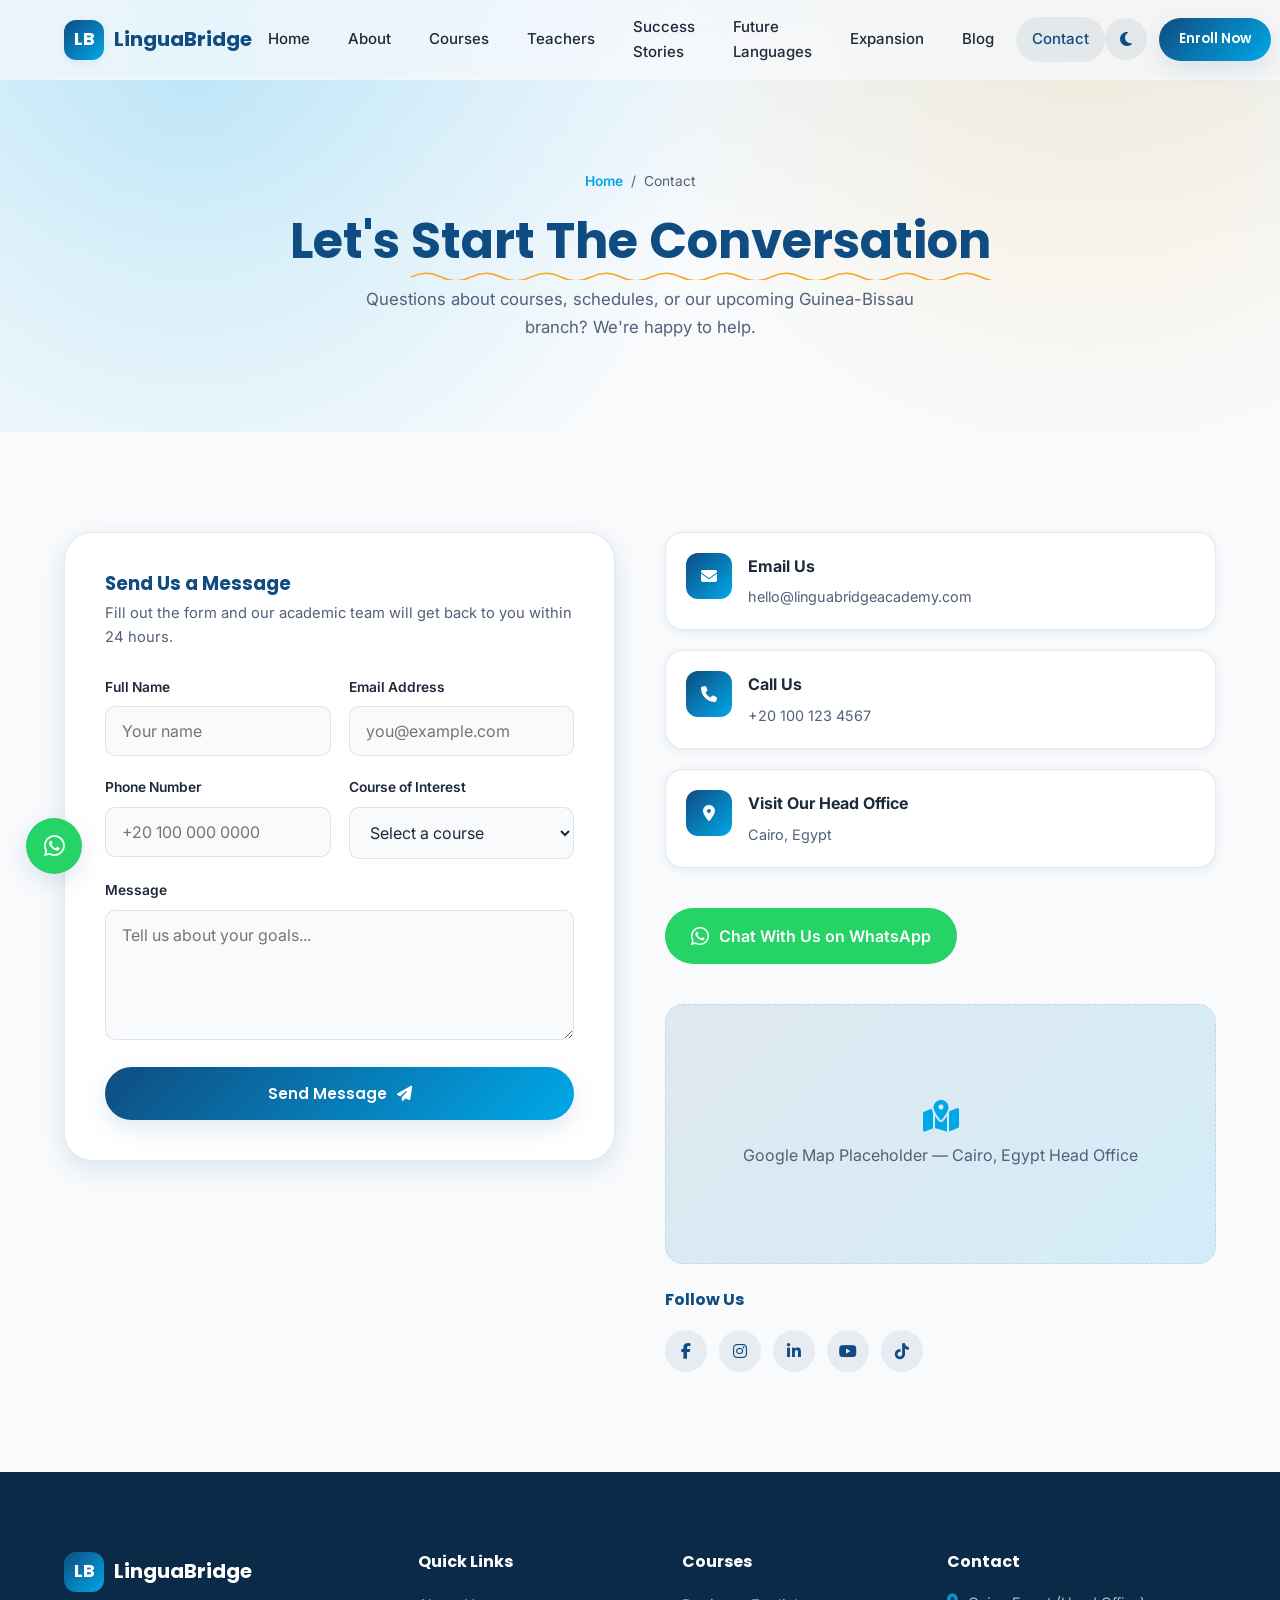
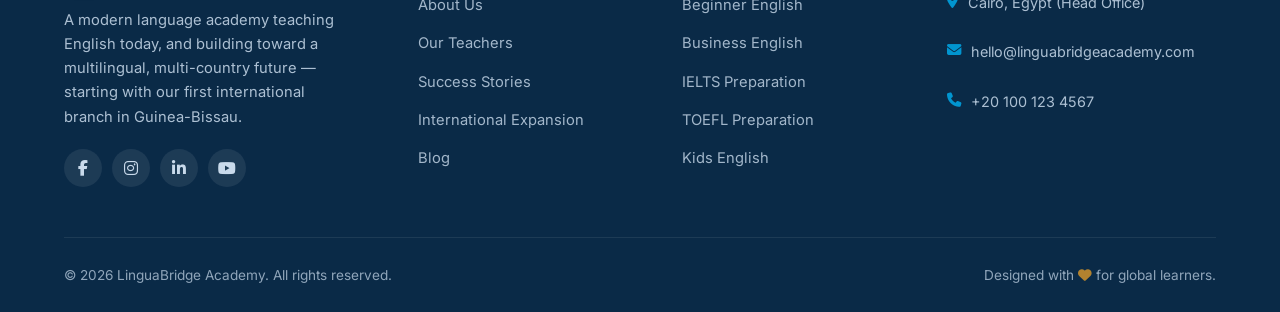
<file: contact.html>
<!DOCTYPE html>
<html lang="en">
<head>
<meta charset="UTF-8">
<meta name="viewport" content="width=device-width, initial-scale=1.0">
<title>Contact Us | LinguaBridge Academy</title>
<meta name="description" content="Get in touch with LinguaBridge Academy — send us a message, find our office, or chat with us on WhatsApp.">
<link rel="preconnect" href="https://fonts.googleapis.com">
<link href="https://fonts.googleapis.com/css2?family=Poppins:wght@400;500;600;700;800&family=Inter:wght@400;500;600&display=swap" rel="stylesheet">
<link rel="stylesheet" href="https://cdnjs.cloudflare.com/ajax/libs/font-awesome/6.5.1/css/all.min.css">
<link rel="stylesheet" href="assets/css/style.css">
</head>
<body>
<a href="#main" class="skip-link">Skip to main content</a>
<div class="loader" aria-hidden="true">
  <div class="loader-mark">LB</div>
  <div class="loader-bar"><span></span></div>
  <p>Loading LinguaBridge Academy…</p>
</div>
<div id="scroll-progress"></div>

<header class="navbar">
  <div class="container nav-inner">
    <a href="index.html" class="brand"><span class="brand-mark">LB</span> LinguaBridge</a>
    <nav class="nav-menu" aria-label="Primary">
      <a href="index.html">Home</a>
      <a href="about.html">About</a>
      <a href="courses.html">Courses</a>
      <a href="teachers.html">Teachers</a>
      <a href="success.html">Success Stories</a>
      <a href="future-languages.html">Future Languages</a>
      <a href="expansion.html">Expansion</a>
      <a href="blog.html">Blog</a>
      <a href="contact.html" aria-current="page">Contact</a>
    </nav>
    <div class="nav-actions">
      <button class="icon-btn dark-toggle" aria-label="Toggle dark mode"><i class="fa-solid fa-moon"></i></button>
      <a href="contact.html" class="btn btn-primary btn-sm">Enroll Now</a>
      <button class="nav-toggle" aria-label="Open menu" aria-expanded="false"><i class="fa-solid fa-bars"></i></button>
    </div>
  </div>
</header>

<main id="main">
  <section class="page-hero">
    <div class="container">
      <div class="breadcrumb"><a href="index.html">Home</a> <span>/</span> <span>Contact</span></div>
      <h1>Let's <span class="bridge-underline">Start The Conversation</span></h1>
      <p>Questions about courses, schedules, or our upcoming Guinea-Bissau branch? We're happy to help.</p>
    </div>
  </section>

  <section class="section" aria-labelledby="contact-heading">
    <div class="container">
      <h2 class="visually-hidden" id="contact-heading" style="position:absolute;left:-9999px;">Contact Us</h2>
      <div class="contact-grid">

        <!-- Contact Form -->
        <div class="contact-form reveal">
          <h3 style="margin-bottom:6px;">Send Us a Message</h3>
          <p style="color:var(--color-text-soft); margin-bottom:26px; font-size:.92rem;">Fill out the form and our academic team will get back to you within 24 hours.</p>
          <form id="contact-form" novalidate>
            <div class="form-row">
              <div class="form-group">
                <label for="fname">Full Name</label>
                <input type="text" id="fname" name="fname" placeholder="Your name" required>
              </div>
              <div class="form-group">
                <label for="femail">Email Address</label>
                <input type="email" id="femail" name="femail" placeholder="you@example.com" required>
              </div>
            </div>
            <div class="form-row">
              <div class="form-group">
                <label for="fphone">Phone Number</label>
                <input type="tel" id="fphone" name="fphone" placeholder="+20 100 000 0000">
              </div>
              <div class="form-group">
                <label for="fcourse">Course of Interest</label>
                <select id="fcourse" name="fcourse">
                  <option value="">Select a course</option>
                  <option>Beginner English</option>
                  <option>Intermediate English</option>
                  <option>Advanced English</option>
                  <option>Business English</option>
                  <option>IELTS Preparation</option>
                  <option>TOEFL Preparation</option>
                  <option>English Conversation</option>
                  <option>Kids English</option>
                </select>
              </div>
            </div>
            <div class="form-group">
              <label for="fmessage">Message</label>
              <textarea id="fmessage" name="fmessage" rows="5" placeholder="Tell us about your goals..." required></textarea>
            </div>
            <button type="submit" class="btn btn-primary btn-block">Send Message <i class="fa-solid fa-paper-plane"></i></button>
            <p id="form-status" class="form-status" role="status"></p>
          </form>
        </div>

        <!-- Contact Info -->
        <div class="reveal reveal-delay-1">
          <div class="contact-info-list">
            <div class="contact-info-item">
              <i class="fa-solid fa-envelope"></i>
              <div><strong>Email Us</strong><span>hello@linguabridgeacademy.com</span></div>
            </div>
            <div class="contact-info-item">
              <i class="fa-solid fa-phone"></i>
              <div><strong>Call Us</strong><span>+20 100 123 4567</span></div>
            </div>
            <div class="contact-info-item">
              <i class="fa-solid fa-location-dot"></i>
              <div><strong>Visit Our Head Office</strong><span>Cairo, Egypt</span></div>
            </div>
          </div>

          <a href="https://wa.me/201001234567" target="_blank" rel="noopener" class="whatsapp-btn">
            <i class="fa-brands fa-whatsapp" style="font-size:1.3rem;"></i> Chat With Us on WhatsApp
          </a>

          <div class="map-placeholder mt-40">
            <i class="fa-solid fa-map-location-dot"></i>
            <span>Google Map Placeholder — Cairo, Egypt Head Office</span>
          </div>

          <div>
            <h4 style="margin:26px 0 14px; font-size:1rem; color:var(--color-primary);">Follow Us</h4>
            <div class="social-row">
              <a href="#" class="icon-btn" aria-label="Facebook"><i class="fa-brands fa-facebook-f"></i></a>
              <a href="#" class="icon-btn" aria-label="Instagram"><i class="fa-brands fa-instagram"></i></a>
              <a href="#" class="icon-btn" aria-label="LinkedIn"><i class="fa-brands fa-linkedin-in"></i></a>
              <a href="#" class="icon-btn" aria-label="YouTube"><i class="fa-brands fa-youtube"></i></a>
              <a href="#" class="icon-btn" aria-label="TikTok"><i class="fa-brands fa-tiktok"></i></a>
            </div>
          </div>
        </div>

      </div>
    </div>
  </section>
</main>

<footer class="site-footer">
  <div class="container">
    <div class="footer-grid">
      <div class="footer-brand">
        <a href="index.html" class="brand" style="color:#fff;"><span class="brand-mark">LB</span> LinguaBridge</a>
        <p>A modern language academy teaching English today, and building toward a multilingual, multi-country future — starting with our first international branch in Guinea-Bissau.</p>
        <div class="footer-social">
          <a href="#" aria-label="Facebook"><i class="fa-brands fa-facebook-f"></i></a>
          <a href="#" aria-label="Instagram"><i class="fa-brands fa-instagram"></i></a>
          <a href="#" aria-label="LinkedIn"><i class="fa-brands fa-linkedin-in"></i></a>
          <a href="#" aria-label="YouTube"><i class="fa-brands fa-youtube"></i></a>
        </div>
      </div>
      <div class="footer-col">
        <h4>Quick Links</h4>
        <ul>
          <li><a href="about.html">About Us</a></li>
          <li><a href="teachers.html">Our Teachers</a></li>
          <li><a href="success.html">Success Stories</a></li>
          <li><a href="expansion.html">International Expansion</a></li>
          <li><a href="blog.html">Blog</a></li>
        </ul>
      </div>
      <div class="footer-col">
        <h4>Courses</h4>
        <ul>
          <li><a href="courses.html">Beginner English</a></li>
          <li><a href="courses.html">Business English</a></li>
          <li><a href="courses.html">IELTS Preparation</a></li>
          <li><a href="courses.html">TOEFL Preparation</a></li>
          <li><a href="courses.html">Kids English</a></li>
        </ul>
      </div>
      <div class="footer-col">
        <h4>Contact</h4>
        <ul class="footer-contact">
          <li><i class="fa-solid fa-location-dot"></i> Cairo, Egypt (Head Office)</li>
          <li><i class="fa-solid fa-envelope"></i> hello@linguabridgeacademy.com</li>
          <li><i class="fa-solid fa-phone"></i> +20 100 123 4567</li>
        </ul>
      </div>
    </div>
    <div class="footer-bottom">
      <span>© <span class="current-year">2026</span> LinguaBridge Academy. All rights reserved.</span>
      <span>Designed with <i class="fa-solid fa-heart" style="color:#F9A826;"></i> for global learners.</span>
    </div>
  </div>
</footer>

<button class="back-to-top" aria-label="Back to top"><i class="fa-solid fa-arrow-up"></i></button>
<a href="https://wa.me/201001234567" class="whatsapp-float" aria-label="Chat on WhatsApp" target="_blank" rel="noopener"><i class="fa-brands fa-whatsapp"></i></a>

<script src="assets/js/main.js"></script>
</body>
</html>
</file>
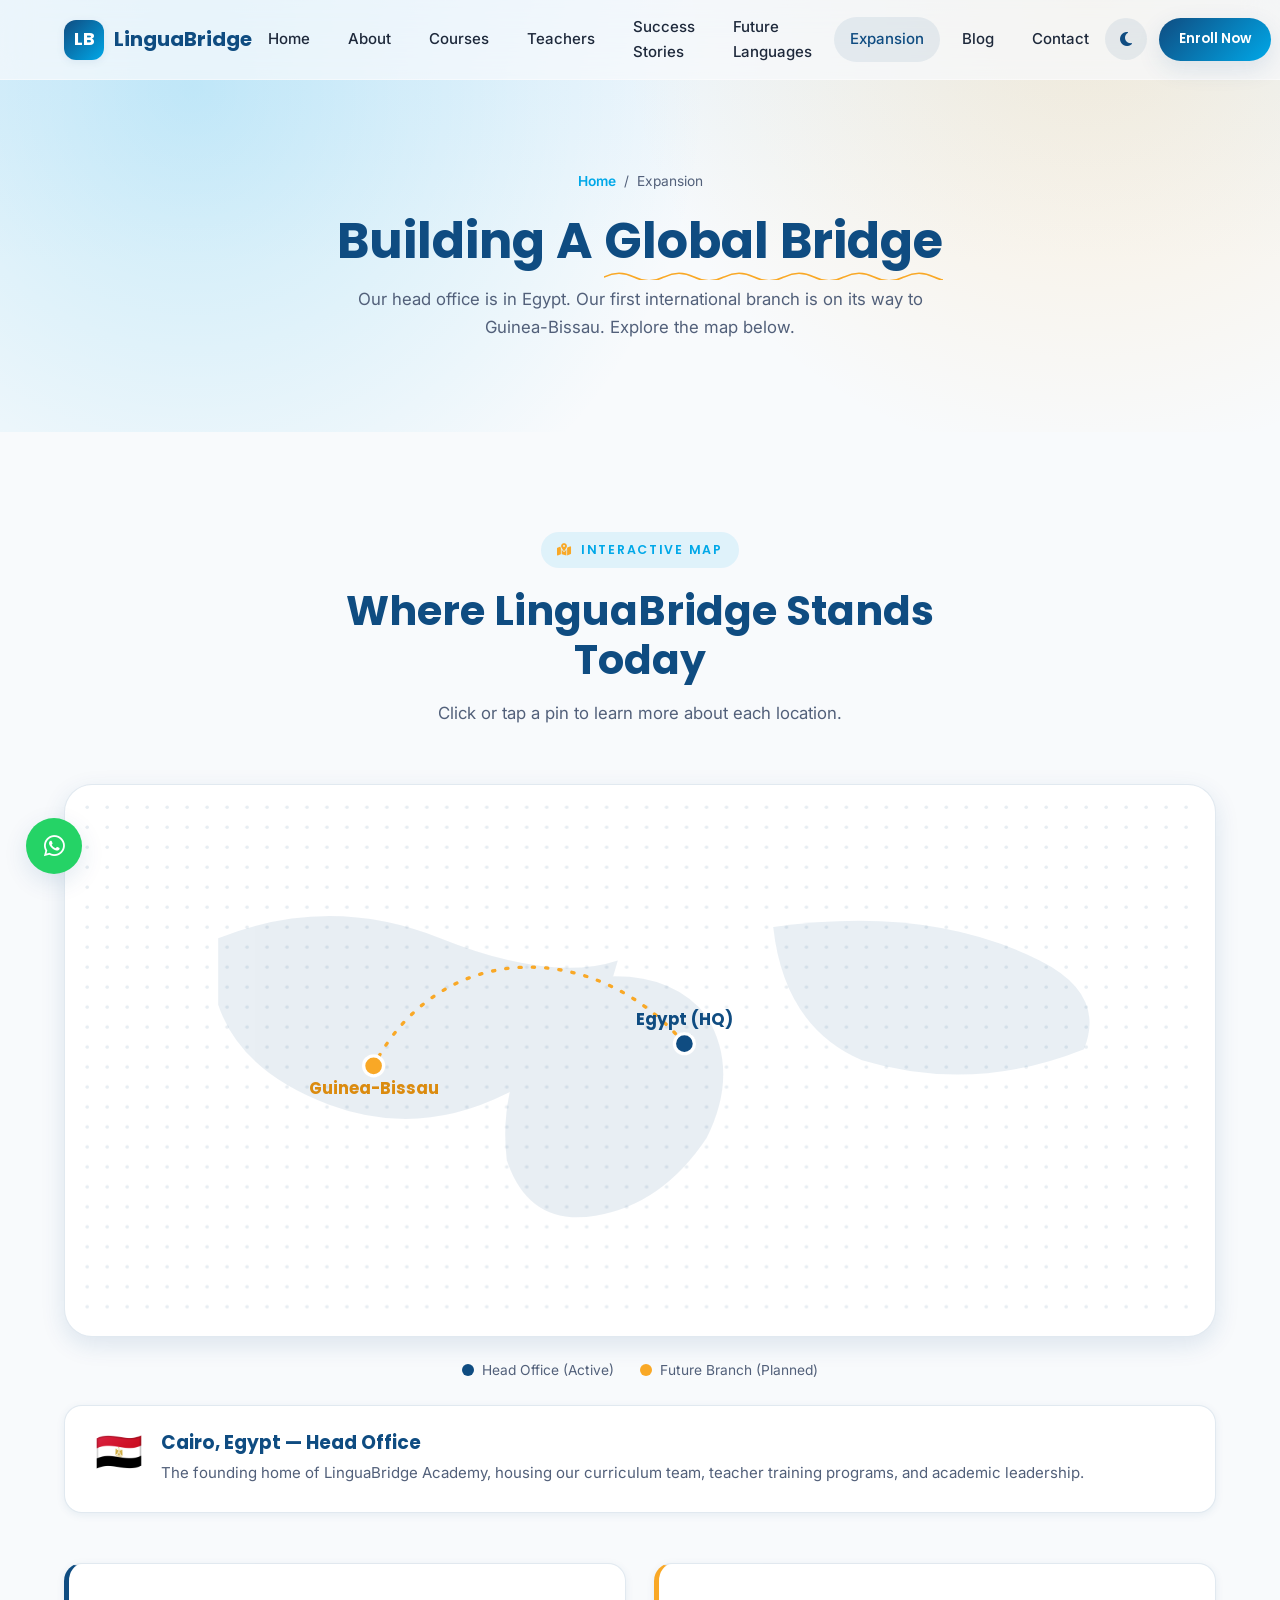
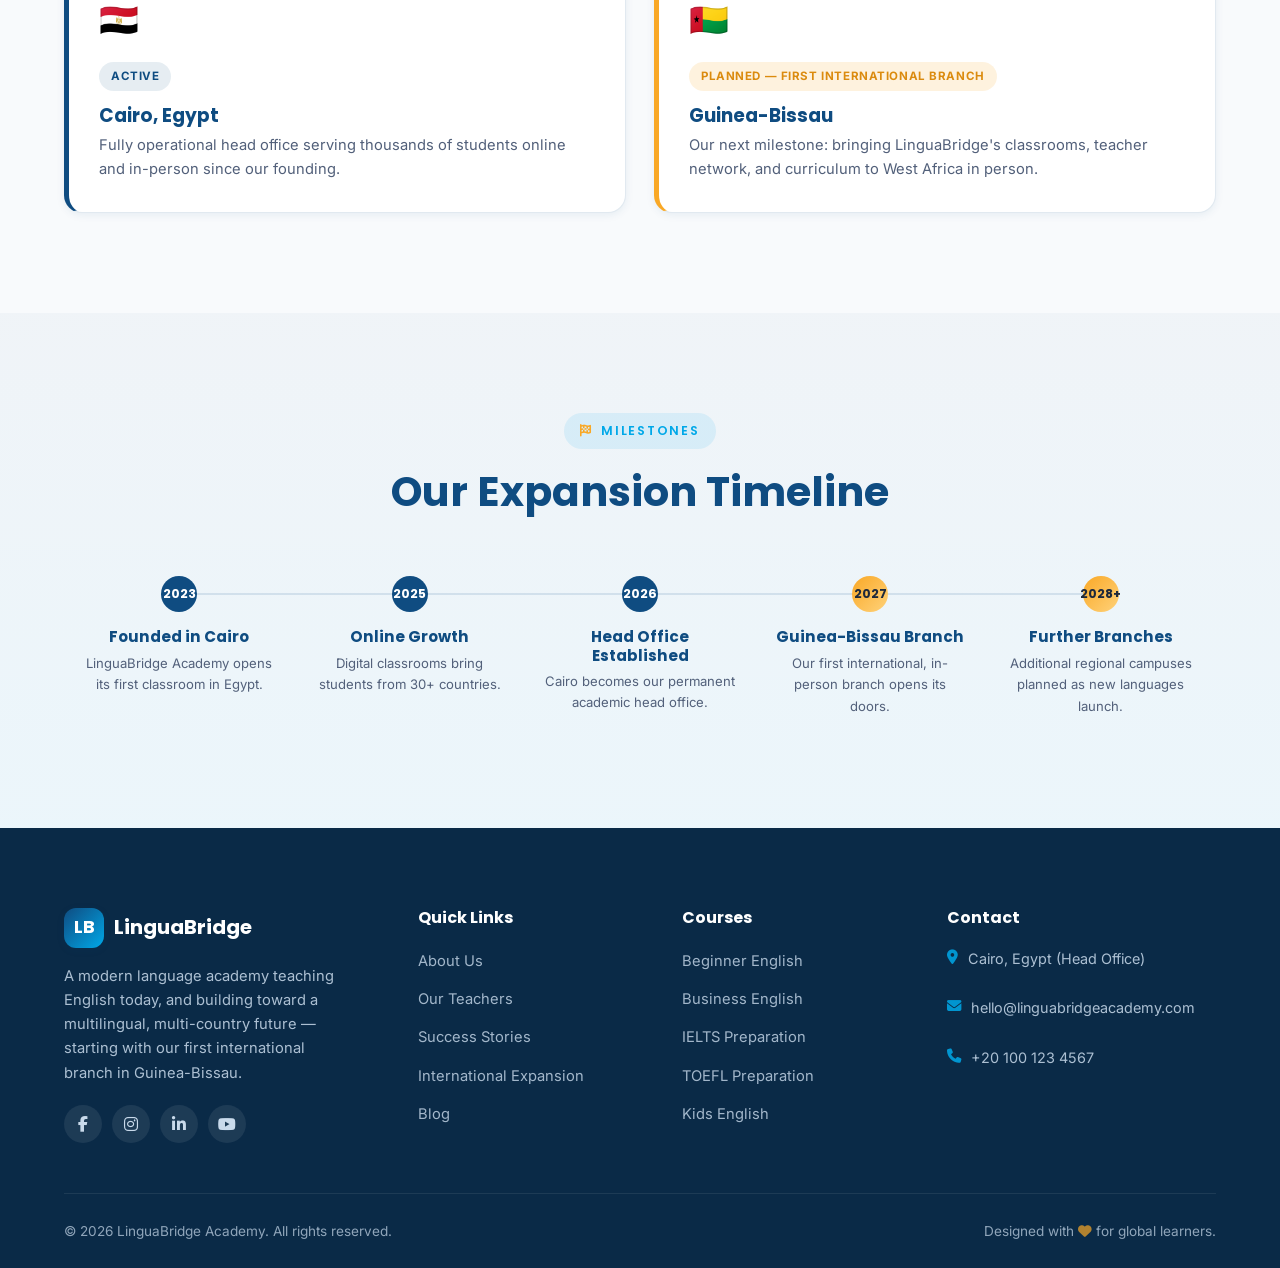
<file: expansion.html>
<!DOCTYPE html>
<html lang="en">
<head>
<meta charset="UTF-8">
<meta name="viewport" content="width=device-width, initial-scale=1.0">
<title>International Expansion | LinguaBridge Academy</title>
<meta name="description" content="Explore LinguaBridge Academy's international expansion plans — head office in Egypt and our first international branch in Guinea-Bissau.">
<link rel="preconnect" href="https://fonts.googleapis.com">
<link href="https://fonts.googleapis.com/css2?family=Poppins:wght@400;500;600;700;800&family=Inter:wght@400;500;600&display=swap" rel="stylesheet">
<link rel="stylesheet" href="https://cdnjs.cloudflare.com/ajax/libs/font-awesome/6.5.1/css/all.min.css">
<link rel="stylesheet" href="assets/css/style.css">
<style>
  /* Page-specific: info panel that updates on pin interaction */
  .map-info-panel{ background:var(--color-white); border-radius:var(--radius-md); padding:26px 30px; box-shadow:var(--shadow-sm); border:1px solid var(--color-border); margin-top:24px; display:flex; gap:18px; align-items:flex-start; transition:box-shadow var(--dur-fast) var(--ease); }
  .map-info-panel .flag{ font-size:2.4rem; line-height:1; }
  .map-info-panel h3{ margin-bottom:6px; }
  .map-info-panel p{ color:var(--color-text-soft); font-size:.94rem; margin:0; }
</style>
</head>
<body>
<a href="#main" class="skip-link">Skip to main content</a>
<div class="loader" aria-hidden="true">
  <div class="loader-mark">LB</div>
  <div class="loader-bar"><span></span></div>
  <p>Loading LinguaBridge Academy…</p>
</div>
<div id="scroll-progress"></div>

<header class="navbar">
  <div class="container nav-inner">
    <a href="index.html" class="brand"><span class="brand-mark">LB</span> LinguaBridge</a>
    <nav class="nav-menu" aria-label="Primary">
      <a href="index.html">Home</a>
      <a href="about.html">About</a>
      <a href="courses.html">Courses</a>
      <a href="teachers.html">Teachers</a>
      <a href="success.html">Success Stories</a>
      <a href="future-languages.html">Future Languages</a>
      <a href="expansion.html" aria-current="page">Expansion</a>
      <a href="blog.html">Blog</a>
      <a href="contact.html">Contact</a>
    </nav>
    <div class="nav-actions">
      <button class="icon-btn dark-toggle" aria-label="Toggle dark mode"><i class="fa-solid fa-moon"></i></button>
      <a href="contact.html" class="btn btn-primary btn-sm">Enroll Now</a>
      <button class="nav-toggle" aria-label="Open menu" aria-expanded="false"><i class="fa-solid fa-bars"></i></button>
    </div>
  </div>
</header>

<main id="main">
  <section class="page-hero">
    <div class="container">
      <div class="breadcrumb"><a href="index.html">Home</a> <span>/</span> <span>Expansion</span></div>
      <h1>Building A <span class="bridge-underline">Global Bridge</span></h1>
      <p>Our head office is in Egypt. Our first international branch is on its way to Guinea-Bissau. Explore the map below.</p>
    </div>
  </section>

  <section class="section" aria-labelledby="map-heading">
    <div class="container">
      <div class="section-head center reveal">
        <span class="eyebrow"><i class="fa-solid fa-map-location-dot"></i> Interactive Map</span>
        <h2 id="map-heading">Where LinguaBridge Stands Today</h2>
        <p>Click or tap a pin to learn more about each location.</p>
      </div>

      <div class="map-wrap reveal">
        <svg viewBox="0 0 1000 460" xmlns="http://www.w3.org/2000/svg" role="img" aria-label="World map highlighting Egypt as head office and Guinea-Bissau as future branch">
          <!-- Stylized abstract world dot-grid background -->
          <defs>
            <pattern id="dots" width="18" height="18" patternUnits="userSpaceOnUse">
              <circle cx="2" cy="2" r="1.6" fill="#0F4C81" opacity="0.10"/>
            </pattern>
          </defs>
          <rect width="1000" height="460" fill="url(#dots)"/>

          <!-- Simplified continents as soft blobs (stylized, not geographically precise) -->
          <g fill="#0F4C81" opacity="0.09">
            <path d="M120,120 Q220,80 320,120 T480,140 Q460,220 380,260 Q300,300 220,270 Q140,240 120,180 Z"/>
            <path d="M430,160 Q520,140 560,190 Q590,240 560,300 Q520,360 460,370 Q400,380 380,320 Q370,240 430,160 Z"/>
            <path d="M620,110 Q760,90 860,140 Q920,170 900,220 Q800,260 700,230 Q630,200 620,110 Z"/>
          </g>

          <!-- Bridge Arc connecting Egypt (HQ) to Guinea-Bissau (future branch): signature motif -->
          <path d="M540,215 C460,120 320,120 260,235" fill="none" stroke="#F9A826" stroke-width="3" stroke-dasharray="2 10" stroke-linecap="round"/>

          <!-- Egypt Pin (Head Office) -->
          <g class="map-pin" tabindex="0" role="button" aria-label="Egypt: Head Office"
             onclick="showLocation('egypt')" onkeypress="if(event.key==='Enter')showLocation('egypt')">
            <circle class="pulse" cx="540" cy="215" r="10" fill="#0F4C81" opacity="0.5"/>
            <circle cx="540" cy="215" r="9" fill="#0F4C81" stroke="#fff" stroke-width="3"/>
            <text x="540" y="198" text-anchor="middle" font-family="Poppins, sans-serif" font-size="15" font-weight="700" fill="#0F4C81">Egypt (HQ)</text>
          </g>

          <!-- Guinea-Bissau Pin (Future Branch) -->
          <g class="map-pin" tabindex="0" role="button" aria-label="Guinea-Bissau: Future Branch"
             onclick="showLocation('gb')" onkeypress="if(event.key==='Enter')showLocation('gb')">
            <circle class="pulse" cx="260" cy="235" r="10" fill="#F9A826" opacity="0.5"/>
            <circle cx="260" cy="235" r="9" fill="#F9A826" stroke="#fff" stroke-width="3"/>
            <text x="260" y="260" text-anchor="middle" font-family="Poppins, sans-serif" font-size="15" font-weight="700" fill="#DB8B0F">Guinea-Bissau</text>
          </g>
        </svg>
      </div>

      <div class="map-legend reveal">
        <div><span class="legend-dot" style="background:#0F4C81;"></span> Head Office (Active)</div>
        <div><span class="legend-dot" style="background:#F9A826;"></span> Future Branch (Planned)</div>
      </div>

      <div class="map-info-panel reveal" id="map-info">
        <span class="flag">🇪🇬</span>
        <div>
          <h3>Cairo, Egypt — Head Office</h3>
          <p>The founding home of LinguaBridge Academy, housing our curriculum team, teacher training programs, and academic leadership.</p>
        </div>
      </div>

      <div class="expansion-cards reveal">
        <div class="branch-card">
          <div class="branch-flag">🇪🇬</div>
          <span class="branch-tag">Active</span>
          <h3>Cairo, Egypt</h3>
          <p>Fully operational head office serving thousands of students online and in-person since our founding.</p>
        </div>
        <div class="branch-card future">
          <div class="branch-flag">🇬🇼</div>
          <span class="branch-tag">Planned — First International Branch</span>
          <h3>Guinea-Bissau</h3>
          <p>Our next milestone: bringing LinguaBridge's classrooms, teacher network, and curriculum to West Africa in person.</p>
        </div>
      </div>
    </div>
  </section>

  <!-- EXPANSION TIMELINE -->
  <section class="section section-alt" aria-labelledby="exp-timeline-heading">
    <div class="container">
      <div class="section-head center reveal">
        <span class="eyebrow"><i class="fa-solid fa-flag-checkered"></i> Milestones</span>
        <h2 id="exp-timeline-heading">Our Expansion Timeline</h2>
      </div>
      <div class="expansion-timeline reveal">
        <div class="et-step">
          <div class="et-year">2023</div>
          <h4>Founded in Cairo</h4>
          <p>LinguaBridge Academy opens its first classroom in Egypt.</p>
        </div>
        <div class="et-step">
          <div class="et-year">2025</div>
          <h4>Online Growth</h4>
          <p>Digital classrooms bring students from 30+ countries.</p>
        </div>
        <div class="et-step">
          <div class="et-year">2026</div>
          <h4>Head Office Established</h4>
          <p>Cairo becomes our permanent academic head office.</p>
        </div>
        <div class="et-step milestone-future">
          <div class="et-year">2027</div>
          <h4>Guinea-Bissau Branch</h4>
          <p>Our first international, in-person branch opens its doors.</p>
        </div>
        <div class="et-step milestone-future">
          <div class="et-year">2028+</div>
          <h4>Further Branches</h4>
          <p>Additional regional campuses planned as new languages launch.</p>
        </div>
      </div>
    </div>
  </section>
</main>

<footer class="site-footer">
  <div class="container">
    <div class="footer-grid">
      <div class="footer-brand">
        <a href="index.html" class="brand" style="color:#fff;"><span class="brand-mark">LB</span> LinguaBridge</a>
        <p>A modern language academy teaching English today, and building toward a multilingual, multi-country future — starting with our first international branch in Guinea-Bissau.</p>
        <div class="footer-social">
          <a href="#" aria-label="Facebook"><i class="fa-brands fa-facebook-f"></i></a>
          <a href="#" aria-label="Instagram"><i class="fa-brands fa-instagram"></i></a>
          <a href="#" aria-label="LinkedIn"><i class="fa-brands fa-linkedin-in"></i></a>
          <a href="#" aria-label="YouTube"><i class="fa-brands fa-youtube"></i></a>
        </div>
      </div>
      <div class="footer-col">
        <h4>Quick Links</h4>
        <ul>
          <li><a href="about.html">About Us</a></li>
          <li><a href="teachers.html">Our Teachers</a></li>
          <li><a href="success.html">Success Stories</a></li>
          <li><a href="expansion.html">International Expansion</a></li>
          <li><a href="blog.html">Blog</a></li>
        </ul>
      </div>
      <div class="footer-col">
        <h4>Courses</h4>
        <ul>
          <li><a href="courses.html">Beginner English</a></li>
          <li><a href="courses.html">Business English</a></li>
          <li><a href="courses.html">IELTS Preparation</a></li>
          <li><a href="courses.html">TOEFL Preparation</a></li>
          <li><a href="courses.html">Kids English</a></li>
        </ul>
      </div>
      <div class="footer-col">
        <h4>Contact</h4>
        <ul class="footer-contact">
          <li><i class="fa-solid fa-location-dot"></i> Cairo, Egypt (Head Office)</li>
          <li><i class="fa-solid fa-envelope"></i> hello@linguabridgeacademy.com</li>
          <li><i class="fa-solid fa-phone"></i> +20 100 123 4567</li>
        </ul>
      </div>
    </div>
    <div class="footer-bottom">
      <span>© <span class="current-year">2026</span> LinguaBridge Academy. All rights reserved.</span>
      <span>Designed with <i class="fa-solid fa-heart" style="color:#F9A826;"></i> for global learners.</span>
    </div>
  </div>
</footer>

<button class="back-to-top" aria-label="Back to top"><i class="fa-solid fa-arrow-up"></i></button>
<a href="https://wa.me/201001234567" class="whatsapp-float" aria-label="Chat on WhatsApp" target="_blank" rel="noopener"><i class="fa-brands fa-whatsapp"></i></a>

<script src="assets/js/main.js"></script>
<script>
  // Page-specific: update info panel when a map pin is selected
  const locations = {
    egypt: { flag: '🇪🇬', title: 'Cairo, Egypt — Head Office', text: 'The founding home of LinguaBridge Academy, housing our curriculum team, teacher training programs, and academic leadership.' },
    gb: { flag: '🇬🇼', title: 'Guinea-Bissau — Future Branch', text: 'Our first international branch, planned to bring in-person LinguaBridge classrooms to West Africa and open the door to further regional growth.' }
  };
  function showLocation(key) {
    const data = locations[key];
    const panel = document.getElementById('map-info');
    panel.querySelector('.flag').textContent = data.flag;
    panel.querySelector('h3').textContent = data.title;
    panel.querySelector('p').textContent = data.text;
  }
</script>
</body>
</html>
</file>
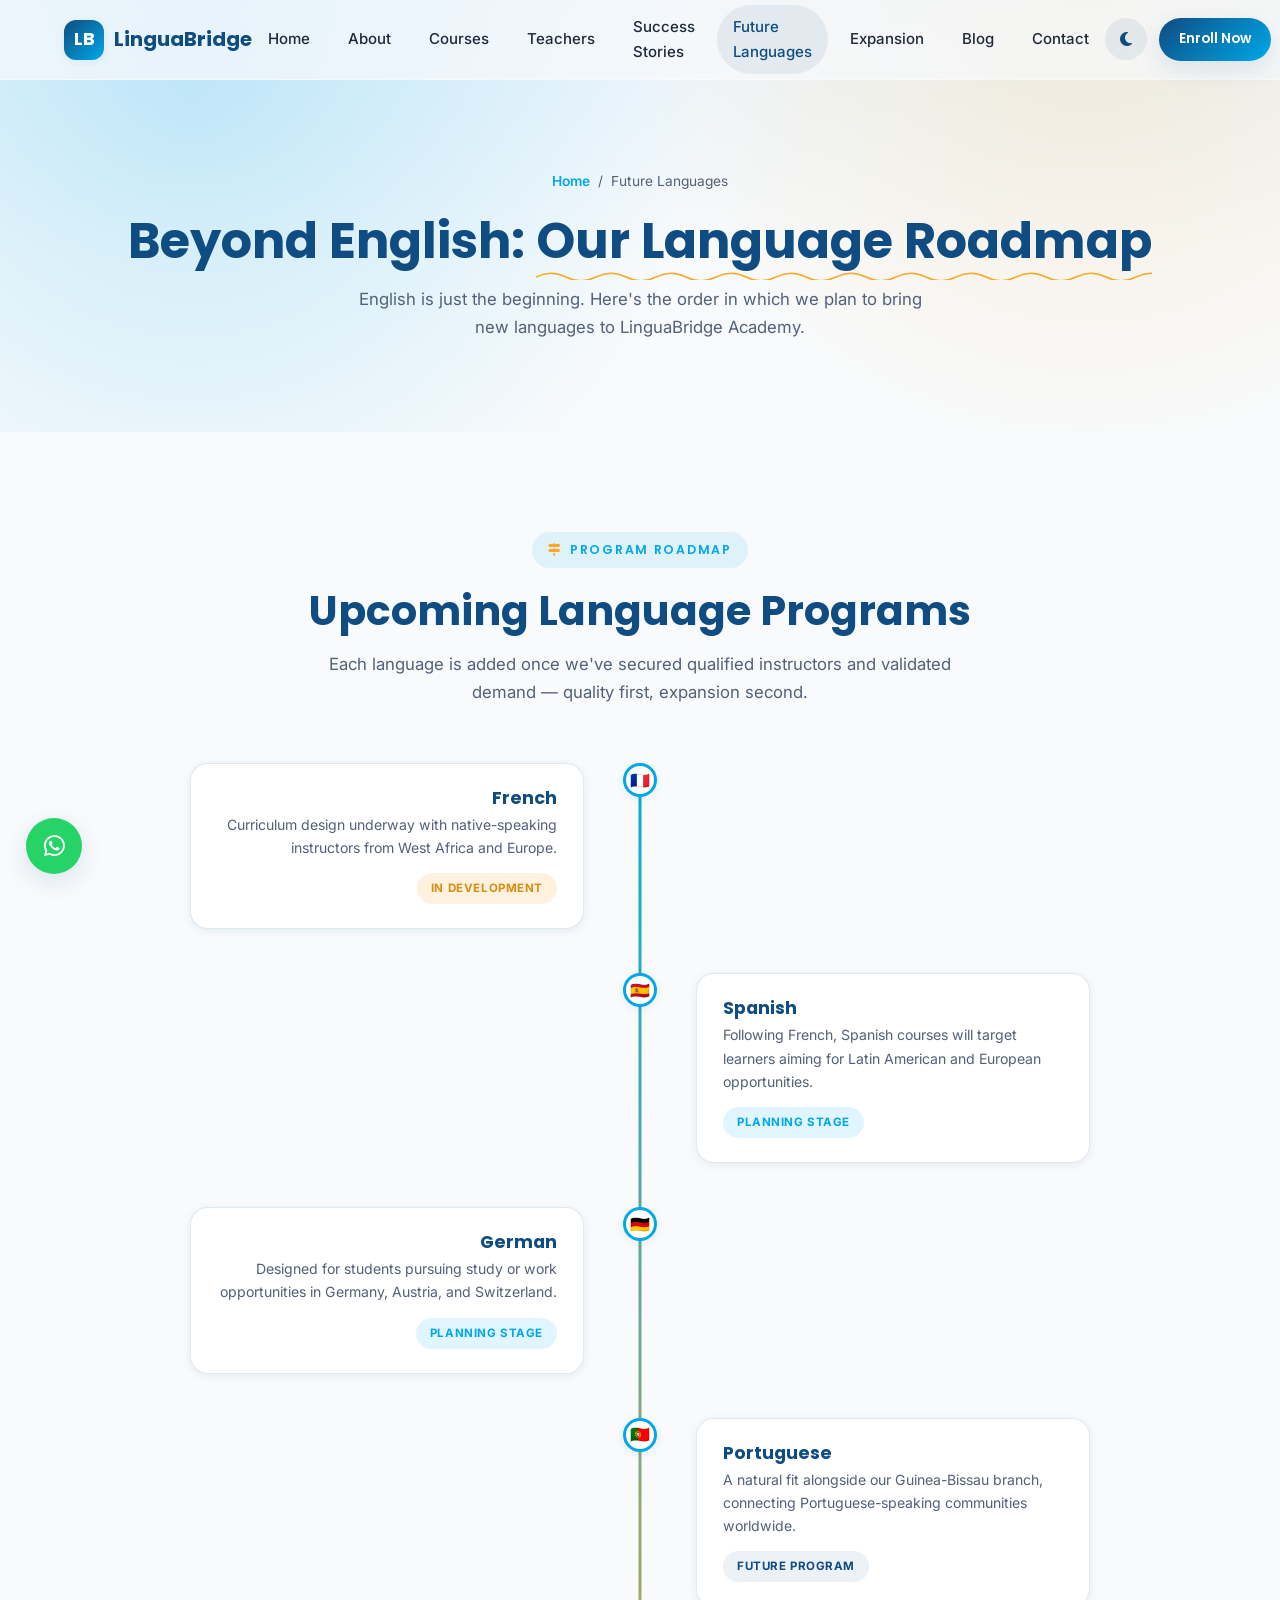
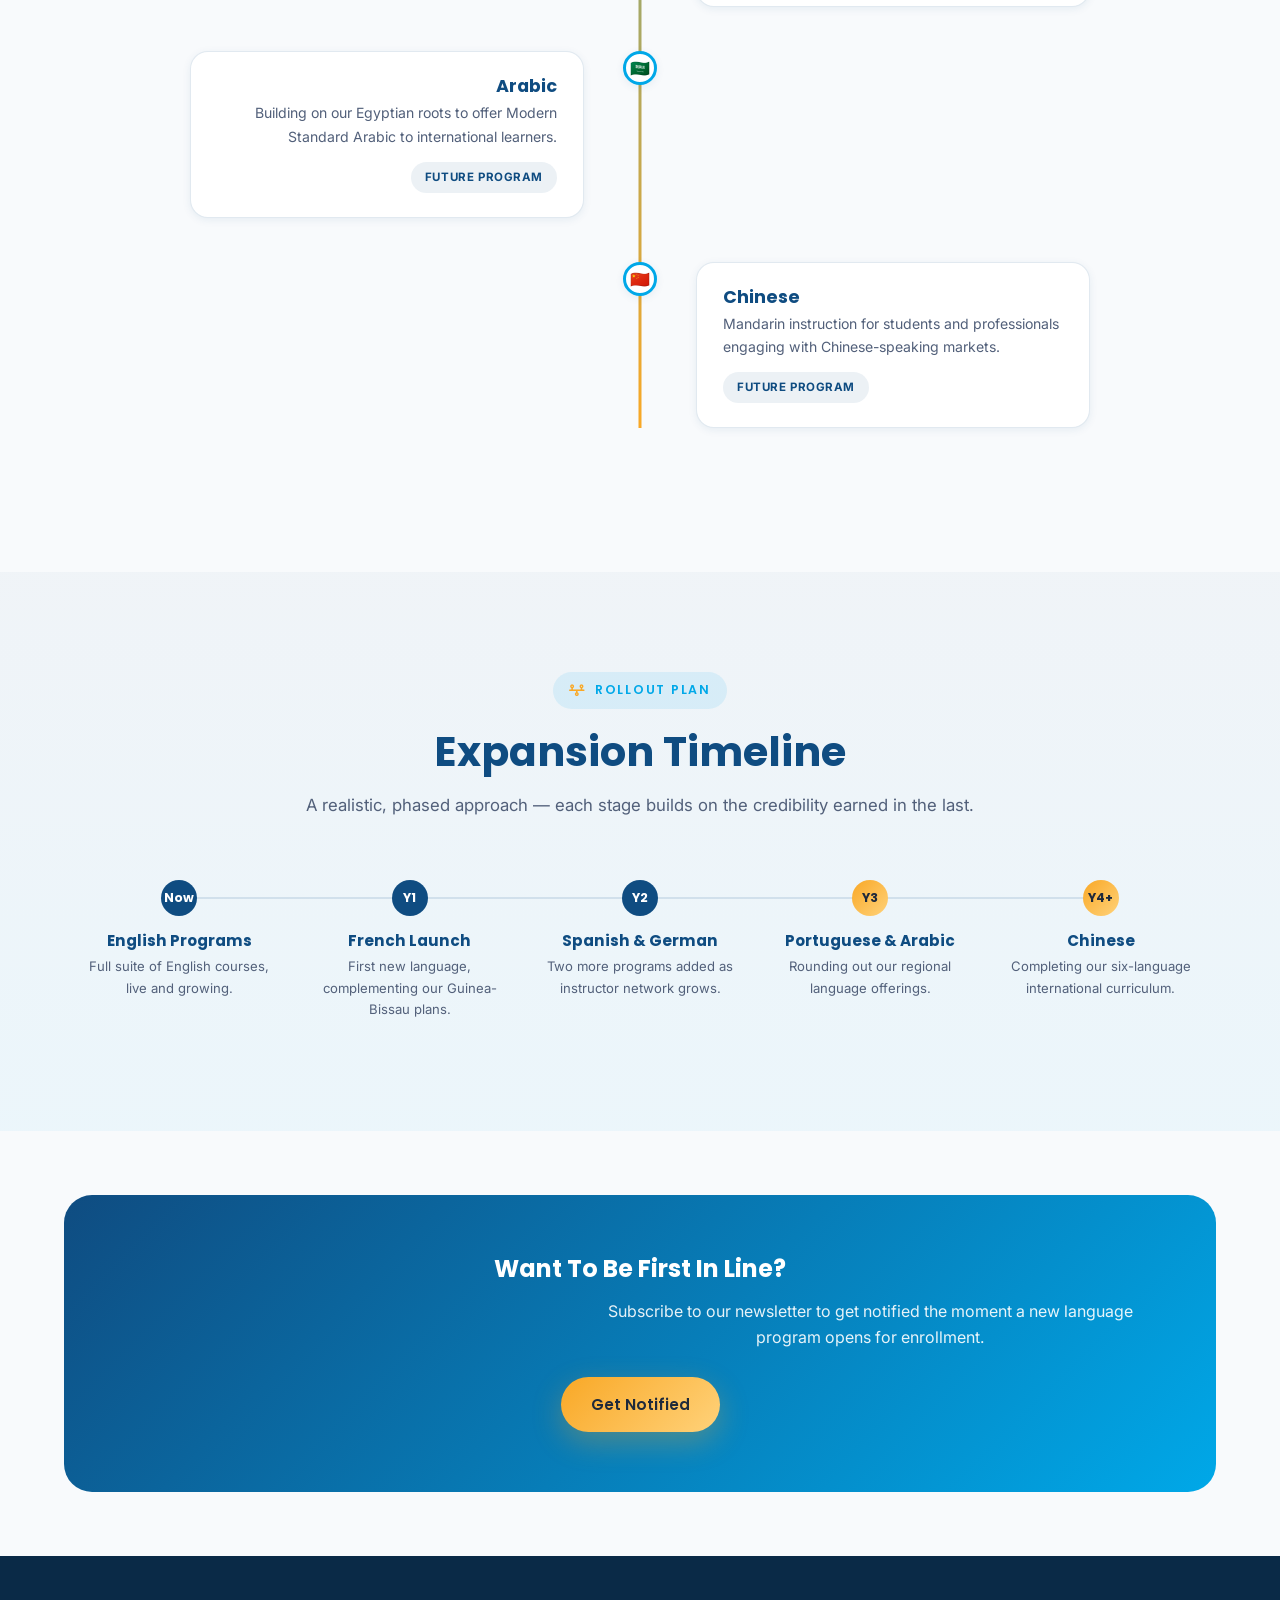
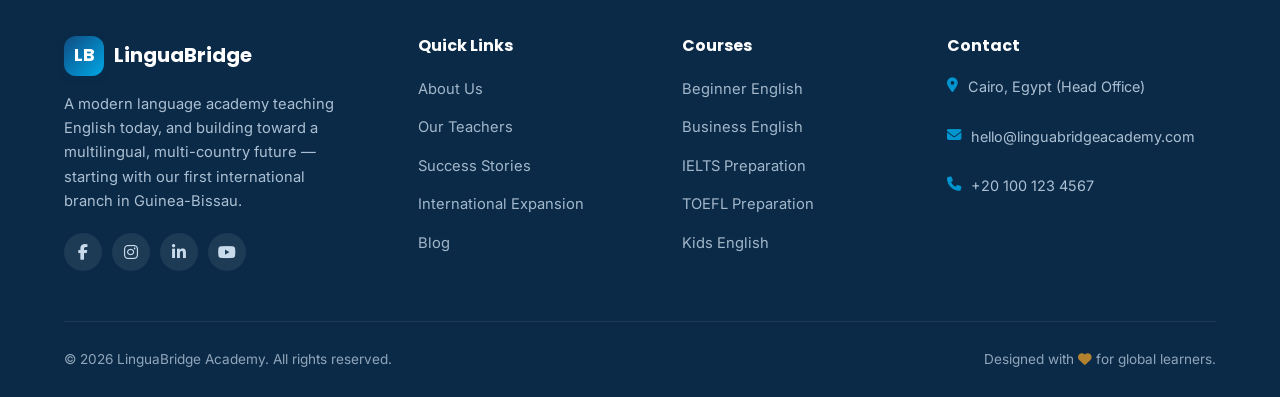
<file: future-languages.html>
<!DOCTYPE html>
<html lang="en">
<head>
<meta charset="UTF-8">
<meta name="viewport" content="width=device-width, initial-scale=1.0">
<title>Future Languages | LinguaBridge Academy</title>
<meta name="description" content="See LinguaBridge Academy's roadmap for future language programs: French, Spanish, German, Portuguese, Arabic, and Chinese.">
<link rel="preconnect" href="https://fonts.googleapis.com">
<link href="https://fonts.googleapis.com/css2?family=Poppins:wght@400;500;600;700;800&family=Inter:wght@400;500;600&display=swap" rel="stylesheet">
<link rel="stylesheet" href="https://cdnjs.cloudflare.com/ajax/libs/font-awesome/6.5.1/css/all.min.css">
<link rel="stylesheet" href="assets/css/style.css">
</head>
<body>
<a href="#main" class="skip-link">Skip to main content</a>
<div class="loader" aria-hidden="true">
  <div class="loader-mark">LB</div>
  <div class="loader-bar"><span></span></div>
  <p>Loading LinguaBridge Academy…</p>
</div>
<div id="scroll-progress"></div>

<header class="navbar">
  <div class="container nav-inner">
    <a href="index.html" class="brand"><span class="brand-mark">LB</span> LinguaBridge</a>
    <nav class="nav-menu" aria-label="Primary">
      <a href="index.html">Home</a>
      <a href="about.html">About</a>
      <a href="courses.html">Courses</a>
      <a href="teachers.html">Teachers</a>
      <a href="success.html">Success Stories</a>
      <a href="future-languages.html" aria-current="page">Future Languages</a>
      <a href="expansion.html">Expansion</a>
      <a href="blog.html">Blog</a>
      <a href="contact.html">Contact</a>
    </nav>
    <div class="nav-actions">
      <button class="icon-btn dark-toggle" aria-label="Toggle dark mode"><i class="fa-solid fa-moon"></i></button>
      <a href="contact.html" class="btn btn-primary btn-sm">Enroll Now</a>
      <button class="nav-toggle" aria-label="Open menu" aria-expanded="false"><i class="fa-solid fa-bars"></i></button>
    </div>
  </div>
</header>

<main id="main">
  <section class="page-hero">
    <div class="container">
      <div class="breadcrumb"><a href="index.html">Home</a> <span>/</span> <span>Future Languages</span></div>
      <h1>Beyond English: <span class="bridge-underline">Our Language Roadmap</span></h1>
      <p>English is just the beginning. Here's the order in which we plan to bring new languages to LinguaBridge Academy.</p>
    </div>
  </section>

  <section class="section" aria-labelledby="roadmap-heading">
    <div class="container">
      <div class="section-head center reveal">
        <span class="eyebrow"><i class="fa-solid fa-map-signs"></i> Program Roadmap</span>
        <h2 id="roadmap-heading">Upcoming Language Programs</h2>
        <p>Each language is added once we've secured qualified instructors and validated demand — quality first, expansion second.</p>
      </div>

      <div class="lang-roadmap">
        <div class="lang-item reveal">
          <div class="lang-dot">🇫🇷</div>
          <div class="lang-card">
            <div><h3>French</h3><p>Curriculum design underway with native-speaking instructors from West Africa and Europe.</p></div>
            <span class="lang-status status-development">In Development</span>
          </div>
        </div>
        <div class="lang-item reveal reveal-delay-1">
          <div class="lang-dot">🇪🇸</div>
          <div class="lang-card">
            <div><h3>Spanish</h3><p>Following French, Spanish courses will target learners aiming for Latin American and European opportunities.</p></div>
            <span class="lang-status status-planning">Planning Stage</span>
          </div>
        </div>
        <div class="lang-item reveal reveal-delay-2">
          <div class="lang-dot">🇩🇪</div>
          <div class="lang-card">
            <div><h3>German</h3><p>Designed for students pursuing study or work opportunities in Germany, Austria, and Switzerland.</p></div>
            <span class="lang-status status-planning">Planning Stage</span>
          </div>
        </div>
        <div class="lang-item reveal reveal-delay-3">
          <div class="lang-dot">🇵🇹</div>
          <div class="lang-card">
            <div><h3>Portuguese</h3><p>A natural fit alongside our Guinea-Bissau branch, connecting Portuguese-speaking communities worldwide.</p></div>
            <span class="lang-status status-future">Future Program</span>
          </div>
        </div>
        <div class="lang-item reveal">
          <div class="lang-dot">🇸🇦</div>
          <div class="lang-card">
            <div><h3>Arabic</h3><p>Building on our Egyptian roots to offer Modern Standard Arabic to international learners.</p></div>
            <span class="lang-status status-future">Future Program</span>
          </div>
        </div>
        <div class="lang-item reveal reveal-delay-1">
          <div class="lang-dot">🇨🇳</div>
          <div class="lang-card">
            <div><h3>Chinese</h3><p>Mandarin instruction for students and professionals engaging with Chinese-speaking markets.</p></div>
            <span class="lang-status status-future">Future Program</span>
          </div>
        </div>
      </div>
    </div>
  </section>

  <!-- TIMELINE -->
  <section class="section section-alt" aria-labelledby="timeline-heading">
    <div class="container">
      <div class="section-head center reveal">
        <span class="eyebrow"><i class="fa-solid fa-timeline"></i> Rollout Plan</span>
        <h2 id="timeline-heading">Expansion Timeline</h2>
        <p>A realistic, phased approach — each stage builds on the credibility earned in the last.</p>
      </div>
      <div class="expansion-timeline reveal">
        <div class="et-step">
          <div class="et-year">Now</div>
          <h4>English Programs</h4>
          <p>Full suite of English courses, live and growing.</p>
        </div>
        <div class="et-step">
          <div class="et-year">Y1</div>
          <h4>French Launch</h4>
          <p>First new language, complementing our Guinea-Bissau plans.</p>
        </div>
        <div class="et-step">
          <div class="et-year">Y2</div>
          <h4>Spanish &amp; German</h4>
          <p>Two more programs added as instructor network grows.</p>
        </div>
        <div class="et-step milestone-future">
          <div class="et-year">Y3</div>
          <h4>Portuguese &amp; Arabic</h4>
          <p>Rounding out our regional language offerings.</p>
        </div>
        <div class="et-step milestone-future">
          <div class="et-year">Y4+</div>
          <h4>Chinese</h4>
          <p>Completing our six-language international curriculum.</p>
        </div>
      </div>
    </div>
  </section>

  <section class="section-tight">
    <div class="container">
      <div class="cta-band reveal">
        <h2>Want To Be First In Line?</h2>
        <p>Subscribe to our newsletter to get notified the moment a new language program opens for enrollment.</p>
        <a href="contact.html" class="btn btn-accent">Get Notified</a>
      </div>
    </div>
  </section>
</main>

<footer class="site-footer">
  <div class="container">
    <div class="footer-grid">
      <div class="footer-brand">
        <a href="index.html" class="brand" style="color:#fff;"><span class="brand-mark">LB</span> LinguaBridge</a>
        <p>A modern language academy teaching English today, and building toward a multilingual, multi-country future — starting with our first international branch in Guinea-Bissau.</p>
        <div class="footer-social">
          <a href="#" aria-label="Facebook"><i class="fa-brands fa-facebook-f"></i></a>
          <a href="#" aria-label="Instagram"><i class="fa-brands fa-instagram"></i></a>
          <a href="#" aria-label="LinkedIn"><i class="fa-brands fa-linkedin-in"></i></a>
          <a href="#" aria-label="YouTube"><i class="fa-brands fa-youtube"></i></a>
        </div>
      </div>
      <div class="footer-col">
        <h4>Quick Links</h4>
        <ul>
          <li><a href="about.html">About Us</a></li>
          <li><a href="teachers.html">Our Teachers</a></li>
          <li><a href="success.html">Success Stories</a></li>
          <li><a href="expansion.html">International Expansion</a></li>
          <li><a href="blog.html">Blog</a></li>
        </ul>
      </div>
      <div class="footer-col">
        <h4>Courses</h4>
        <ul>
          <li><a href="courses.html">Beginner English</a></li>
          <li><a href="courses.html">Business English</a></li>
          <li><a href="courses.html">IELTS Preparation</a></li>
          <li><a href="courses.html">TOEFL Preparation</a></li>
          <li><a href="courses.html">Kids English</a></li>
        </ul>
      </div>
      <div class="footer-col">
        <h4>Contact</h4>
        <ul class="footer-contact">
          <li><i class="fa-solid fa-location-dot"></i> Cairo, Egypt (Head Office)</li>
          <li><i class="fa-solid fa-envelope"></i> hello@linguabridgeacademy.com</li>
          <li><i class="fa-solid fa-phone"></i> +20 100 123 4567</li>
        </ul>
      </div>
    </div>
    <div class="footer-bottom">
      <span>© <span class="current-year">2026</span> LinguaBridge Academy. All rights reserved.</span>
      <span>Designed with <i class="fa-solid fa-heart" style="color:#F9A826;"></i> for global learners.</span>
    </div>
  </div>
</footer>

<button class="back-to-top" aria-label="Back to top"><i class="fa-solid fa-arrow-up"></i></button>
<a href="https://wa.me/201001234567" class="whatsapp-float" aria-label="Chat on WhatsApp" target="_blank" rel="noopener"><i class="fa-brands fa-whatsapp"></i></a>

<script src="assets/js/main.js"></script>
</body>
</html>
</file>
<file: assets/css/style.css>
/* ==========================================================================
   LinguaBridge Academy — Global Stylesheet
   Design system: tokens -> base -> layout -> components -> utilities -> pages
   ========================================================================== */

/* ---------- 1. Design Tokens ---------- */
:root{
  /* Brand palette (per brief) */
  --color-primary: #0F4C81;      /* Deep Blue   */
  --color-primary-dark: #0A3A63;
  --color-primary-light: #1B6BB0;
  --color-secondary: #00A8E8;    /* Sky Blue    */
  --color-accent: #F9A826;       /* Gold        */
  --color-accent-dark: #DB8B0F;
  --color-bg: #F8FAFC;           /* Background  */
  --color-text: #1E293B;         /* Text        */
  --color-text-soft: #52607A;
  --color-white: #FFFFFF;
  --color-border: rgba(15,76,129,0.12);

  /* Glass + gradients */
  --glass-bg: rgba(255,255,255,0.62);
  --glass-border: rgba(255,255,255,0.45);
  --gradient-brand: linear-gradient(135deg, var(--color-primary) 0%, var(--color-secondary) 100%);
  --gradient-gold: linear-gradient(135deg, var(--color-accent) 0%, #FFD27A 100%);
  --gradient-hero: radial-gradient(circle at 15% 20%, rgba(0,168,232,0.20), transparent 45%),
                   radial-gradient(circle at 85% 0%, rgba(249,168,38,0.16), transparent 40%),
                   linear-gradient(180deg, #EAF4FC 0%, #F8FAFC 60%);

  /* Shadows */
  --shadow-sm: 0 2px 8px rgba(15,76,129,0.08);
  --shadow-md: 0 8px 24px rgba(15,76,129,0.12);
  --shadow-lg: 0 20px 48px rgba(15,76,129,0.16);
  --shadow-gold: 0 10px 30px rgba(249,168,38,0.30);

  /* Radius */
  --radius-sm: 10px;
  --radius-md: 18px;
  --radius-lg: 28px;
  --radius-pill: 999px;

  /* Type */
  --font-display: 'Poppins', sans-serif;
  --font-body: 'Inter', sans-serif;

  /* Motion */
  --ease: cubic-bezier(.22,.9,.32,1);
  --dur-fast: .25s;
  --dur-med: .5s;
  --dur-slow: .9s;

  /* Layout */
  --container: 1200px;
  --nav-h: 80px;
}

/* Dark mode tokens */
body.dark-mode{
  --color-bg: #0B1526;
  --color-text: #E7EEF7;
  --color-text-soft: #9FB2C8;
  --color-white: #101E33;
  --color-border: rgba(255,255,255,0.10);
  --glass-bg: rgba(16,30,51,0.62);
  --glass-border: rgba(255,255,255,0.08);
  --gradient-hero: radial-gradient(circle at 15% 20%, rgba(0,168,232,0.18), transparent 45%),
                   radial-gradient(circle at 85% 0%, rgba(249,168,38,0.12), transparent 40%),
                   linear-gradient(180deg, #0B1526 0%, #0B1526 60%);
}

/* ---------- 2. Reset & Base ---------- */
*,*::before,*::after{ box-sizing:border-box; margin:0; padding:0; }
html{ scroll-behavior:smooth; }
@media (prefers-reduced-motion: reduce){
  html{ scroll-behavior:auto; }
  *,*::before,*::after{ animation-duration:.001ms !important; animation-iteration-count:1 !important; transition-duration:.001ms !important; }
}
body{
  font-family: var(--font-body);
  background: var(--color-bg);
  color: var(--color-text);
  line-height:1.65;
  font-size:16px;
  overflow-x:hidden;
  transition: background var(--dur-med) var(--ease), color var(--dur-med) var(--ease);
}
img{ max-width:100%; display:block; }
a{ color:inherit; text-decoration:none; }
ul{ list-style:none; }
button{ font-family:inherit; cursor:pointer; border:none; background:none; }
input, textarea, select{ font-family:inherit; font-size:1rem; }
h1,h2,h3,h4,h5{ font-family:var(--font-display); color:var(--color-primary); line-height:1.2; font-weight:700; }
body.dark-mode h1, body.dark-mode h2, body.dark-mode h3, body.dark-mode h4{ color:#EAF3FF; }
.container{ width:100%; max-width:var(--container); margin-inline:auto; padding-inline:24px; }
:focus-visible{ outline:3px solid var(--color-secondary); outline-offset:3px; border-radius:4px; }
.skip-link{
  position:absolute; left:-999px; top:0; background:var(--color-primary); color:#fff;
  padding:12px 20px; z-index:2000; border-radius:0 0 10px 0;
}
.skip-link:focus{ left:0; }

/* Eyebrow / section labels */
.eyebrow{
  display:inline-flex; align-items:center; gap:8px;
  font-family:var(--font-display); font-weight:600; font-size:.78rem;
  letter-spacing:.14em; text-transform:uppercase; color:var(--color-secondary);
  background: rgba(0,168,232,0.10); padding:8px 16px; border-radius:var(--radius-pill);
  margin-bottom:18px;
}
.eyebrow i{ color: var(--color-accent); }

.section{ padding: 100px 0; position:relative; }
.section-tight{ padding: 64px 0; }
.section-head{ max-width:680px; margin-bottom:56px; }
.section-head.center{ margin-inline:auto; text-align:center; }
.section-head h2{ font-size:clamp(1.9rem, 3.2vw, 2.6rem); margin-bottom:16px; }
.section-head p{ color:var(--color-text-soft); font-size:1.05rem; }
.section-alt{ background:linear-gradient(180deg, rgba(15,76,129,0.035), rgba(0,168,232,0.05)); }

/* ---------- Signature motif: The Bridge Arc ---------------------------
   A recurring suspension-bridge silhouette used as section dividers,
   underline accents, and (literally) the connective line on the
   Expansion map between Egypt HQ and the future Guinea-Bissau branch.
   ------------------------------------------------------------------- */
.bridge-divider{ width:100%; line-height:0; color: var(--color-bg); }
.bridge-divider svg{ width:100%; height:70px; display:block; }
.bridge-underline{ position:relative; display:inline-block; }
.bridge-underline::after{
  content:""; position:absolute; left:0; bottom:-10px; width:100%; height:10px;
  background: url("data:image/svg+xml,%3Csvg xmlns='http://www.w3.org/2000/svg' viewBox='0 0 120 10'%3E%3Cpath d='M0 9 Q30 -6 60 9 T120 9' fill='none' stroke='%23F9A826' stroke-width='3' stroke-linecap='round'/%3E%3C/svg%3E") repeat-x;
  background-size: 60px 10px;
}

/* ---------- 3. Buttons ---------- */
.btn{
  display:inline-flex; align-items:center; justify-content:center; gap:10px;
  font-family:var(--font-display); font-weight:600; font-size:.95rem;
  padding:15px 30px; border-radius:var(--radius-pill); transition:all var(--dur-fast) var(--ease);
  white-space:nowrap;
}
.btn-primary{ background:var(--gradient-brand); color:#fff; box-shadow:var(--shadow-md); }
.btn-primary:hover{ transform:translateY(-3px); box-shadow:var(--shadow-lg); }
.btn-accent{ background:var(--gradient-gold); color:#1E293B; box-shadow:var(--shadow-gold); }
.btn-accent:hover{ transform:translateY(-3px); filter:brightness(1.04); }
.btn-outline{ border:2px solid var(--color-primary); color:var(--color-primary); background:transparent; }
.btn-outline:hover{ background:var(--color-primary); color:#fff; }
body.dark-mode .btn-outline{ border-color:#4FA8E0; color:#4FA8E0; }
.btn-ghost{ color:var(--color-primary); font-weight:600; }
.btn-ghost i{ transition:transform var(--dur-fast) var(--ease); }
.btn-ghost:hover i{ transform:translateX(4px); }
body.dark-mode .btn-ghost{ color:#7DC4EF; }
.btn-sm{ padding:10px 20px; font-size:.85rem; }
.btn-block{ width:100%; }

/* ---------- 4. Navbar ---------- */
#scroll-progress{
  position:fixed; top:0; left:0; height:4px; width:0%;
  background:var(--gradient-gold); z-index:1100; transition:width .1s linear;
}
.navbar{
  position:fixed; top:0; left:0; width:100%; z-index:1000;
  height:var(--nav-h); display:flex; align-items:center;
  background: rgba(248,250,252,0.7);
  backdrop-filter: blur(16px); -webkit-backdrop-filter: blur(16px);
  border-bottom:1px solid var(--glass-border);
  transition: background var(--dur-fast) var(--ease), box-shadow var(--dur-fast) var(--ease);
}
body.dark-mode .navbar{ background: rgba(11,21,38,0.7); }
.navbar.scrolled{ box-shadow:var(--shadow-sm); background:rgba(248,250,252,0.92); }
body.dark-mode .navbar.scrolled{ background:rgba(11,21,38,0.92); }
.nav-inner{ display:flex; align-items:center; justify-content:space-between; width:100%; }
.brand{ display:flex; align-items:center; gap:10px; font-family:var(--font-display); font-weight:700; font-size:1.25rem; color:var(--color-primary); }
body.dark-mode .brand{ color:#EAF3FF; }
.brand .brand-mark{
  width:40px; height:40px; border-radius:12px; background:var(--gradient-brand);
  display:flex; align-items:center; justify-content:center; color:#fff; font-size:1.1rem; box-shadow:var(--shadow-sm);
}
.nav-menu{ display:flex; align-items:center; gap:6px; }
.nav-menu a{
  padding:10px 16px; font-weight:500; font-size:.94rem; border-radius:var(--radius-pill);
  transition: all var(--dur-fast) var(--ease); position:relative; color:var(--color-text);
}
.nav-menu a:hover, .nav-menu a[aria-current="page"]{ color:var(--color-primary); background:rgba(15,76,129,0.08); }
body.dark-mode .nav-menu a:hover, body.dark-mode .nav-menu a[aria-current="page"]{ color:#8FCBF2; background:rgba(255,255,255,0.06); }
.nav-actions{ display:flex; align-items:center; gap:12px; }
.icon-btn{
  width:42px; height:42px; border-radius:50%; display:flex; align-items:center; justify-content:center;
  background:rgba(15,76,129,0.08); color:var(--color-primary); font-size:1rem; transition:all var(--dur-fast) var(--ease);
}
.icon-btn:hover{ background:var(--color-primary); color:#fff; transform:translateY(-2px); }
body.dark-mode .icon-btn{ background:rgba(255,255,255,0.08); color:#8FCBF2; }
.nav-toggle{ display:none; width:44px; height:44px; border-radius:12px; background:rgba(15,76,129,0.08); align-items:center; justify-content:center; font-size:1.2rem; color:var(--color-primary); }

/* Mobile nav */
@media (max-width: 960px){
  .nav-menu{
    position:fixed; top:var(--nav-h); left:0; width:100%; height:calc(100vh - var(--nav-h));
    background:var(--color-bg); flex-direction:column; align-items:stretch; padding:28px 24px; gap:4px;
    transform:translateX(100%); transition:transform var(--dur-med) var(--ease); overflow-y:auto;
  }
  .nav-menu.open{ transform:translateX(0); }
  .nav-menu a{ padding:16px; font-size:1.05rem; }
  .nav-toggle{ display:flex; }
}

/* ---------- 5. Loading Screen ---------- */
.loader{
  position:fixed; inset:0; z-index:9999; background:var(--color-primary);
  display:flex; flex-direction:column; align-items:center; justify-content:center; gap:18px;
  transition: opacity .6s var(--ease), visibility .6s var(--ease);
}
.loader.hide{ opacity:0; visibility:hidden; }
.loader-mark{
  width:72px; height:72px; border-radius:20px; background:var(--gradient-gold);
  display:flex; align-items:center; justify-content:center; font-family:var(--font-display);
  font-weight:800; font-size:1.6rem; color:#0F4C81; animation:pulseMark 1.4s ease-in-out infinite;
}
@keyframes pulseMark{ 0%,100%{ transform:scale(1); } 50%{ transform:scale(1.08); } }
.loader-bar{ width:200px; height:4px; background:rgba(255,255,255,0.2); border-radius:4px; overflow:hidden; }
.loader-bar span{ display:block; height:100%; width:0%; background:var(--color-accent); animation:loadBar 1.1s var(--ease) forwards; }
@keyframes loadBar{ to{ width:100%; } }
.loader p{ color:#fff; font-family:var(--font-display); letter-spacing:.08em; font-size:.8rem; text-transform:uppercase; opacity:.85; }

/* ---------- 6. Back to top ---------- */
.back-to-top{
  position:fixed; right:26px; bottom:26px; width:50px; height:50px; border-radius:50%;
  background:var(--gradient-brand); color:#fff; display:flex; align-items:center; justify-content:center;
  box-shadow:var(--shadow-md); opacity:0; visibility:hidden; transform:translateY(20px);
  transition:all var(--dur-fast) var(--ease); z-index:900; font-size:1.1rem;
}
.back-to-top.show{ opacity:1; visibility:visible; transform:translateY(0); }
.back-to-top:hover{ transform:translateY(-4px); }

/* WhatsApp floating button */
.whatsapp-float{
  position:fixed; left:26px; bottom:26px; width:56px; height:56px; border-radius:50%;
  background:#25D366; color:#fff; display:flex; align-items:center; justify-content:center;
  font-size:1.5rem; box-shadow:var(--shadow-md); z-index:900; animation:floatBob 3s ease-in-out infinite;
}
@keyframes floatBob{ 0%,100%{ transform:translateY(0);} 50%{ transform:translateY(-6px);} }

/* ---------- 7. Reveal animation ---------- */
.reveal{ opacity:0; transform:translateY(36px); transition:opacity .8s var(--ease), transform .8s var(--ease); }
.reveal.in{ opacity:1; transform:translateY(0); }
.reveal-delay-1{ transition-delay:.1s; } .reveal-delay-2{ transition-delay:.2s; }
.reveal-delay-3{ transition-delay:.3s; } .reveal-delay-4{ transition-delay:.4s; }

/* ---------- 8. Hero ---------- */
.hero{
  min-height:100vh; display:flex; align-items:center; padding-top:var(--nav-h);
  background:var(--gradient-hero); position:relative; overflow:hidden;
}
.hero-grid{ display:grid; grid-template-columns:1.05fr .95fr; gap:56px; align-items:center; }
.hero-copy .eyebrow{ animation:none; }
.hero h1{ font-size:clamp(2.3rem, 5vw, 3.6rem); margin-bottom:20px; letter-spacing:-0.02em; }
.hero h1 .typed-wrap{ color:var(--color-secondary); }
.hero h1 .cursor{ display:inline-block; width:3px; background:var(--color-accent); margin-left:4px; animation:blink 1s steps(1) infinite; }
@keyframes blink{ 50%{ opacity:0; } }
.hero p.lead{ font-size:1.15rem; color:var(--color-text-soft); max-width:520px; margin-bottom:32px; }
.hero-cta{ display:flex; gap:16px; flex-wrap:wrap; margin-bottom:40px; }
.hero-trust{ display:flex; gap:28px; flex-wrap:wrap; }
.hero-trust div{ display:flex; flex-direction:column; }
.hero-trust strong{ font-family:var(--font-display); font-size:1.4rem; color:var(--color-primary); }
body.dark-mode .hero-trust strong{ color:#fff; }
.hero-trust span{ font-size:.82rem; color:var(--color-text-soft); }

.hero-visual{ position:relative; }
.hero-card{
  background:var(--glass-bg); backdrop-filter:blur(20px); -webkit-backdrop-filter:blur(20px);
  border:1px solid var(--glass-border); border-radius:var(--radius-lg); box-shadow:var(--shadow-lg);
  overflow:hidden; position:relative;
}
.hero-card img{ width:100%; height:420px; object-fit:cover; }
.floating-chip{
  position:absolute; background:var(--color-white); border-radius:var(--radius-md); box-shadow:var(--shadow-lg);
  padding:14px 18px; display:flex; align-items:center; gap:12px; animation:floatY 4s ease-in-out infinite;
}
.floating-chip .chip-icon{ width:40px; height:40px; border-radius:12px; display:flex; align-items:center; justify-content:center; color:#fff; font-size:1rem; }
.chip-1{ top:14px; left:-30px; animation-delay:0s; }
.chip-1 .chip-icon{ background:var(--gradient-gold); color:#1E293B; }
.chip-2{ bottom:20px; right:-24px; animation-delay:1.4s; }
.chip-2 .chip-icon{ background:var(--gradient-brand); }
.floating-chip strong{ display:block; font-size:.95rem; font-family:var(--font-display); }
.floating-chip span{ font-size:.78rem; color:var(--color-text-soft); }
@keyframes floatY{ 0%,100%{ transform:translateY(0);} 50%{ transform:translateY(-14px);} }

@media (max-width: 960px){
  .hero-grid{ grid-template-columns:1fr; text-align:center; }
  .hero p.lead{ margin-inline:auto; }
  .hero-cta, .hero-trust{ justify-content:center; }
  .floating-chip{ display:none; }
}

/* ---------- 9. Why Learn / Feature cards ---------- */
.feature-grid{ display:grid; grid-template-columns:repeat(4,1fr); gap:28px; }
.feature-card{
  background:var(--color-white); border-radius:var(--radius-md); padding:34px 26px; box-shadow:var(--shadow-sm);
  border:1px solid var(--color-border); transition:all var(--dur-fast) var(--ease);
}
.feature-card:hover{ transform:translateY(-8px); box-shadow:var(--shadow-lg); border-color:transparent; }
.feature-icon{
  width:58px; height:58px; border-radius:16px; background:var(--gradient-brand); color:#fff;
  display:flex; align-items:center; justify-content:center; font-size:1.4rem; margin-bottom:20px;
}
.feature-card h3{ font-size:1.15rem; margin-bottom:10px; }
.feature-card p{ color:var(--color-text-soft); font-size:.94rem; }
@media (max-width:1080px){ .feature-grid{ grid-template-columns:repeat(2,1fr);} }
@media (max-width:600px){ .feature-grid{ grid-template-columns:1fr;} }

/* ---------- 10. Stats counters ---------- */
.stats-band{ background:var(--gradient-brand); border-radius:var(--radius-lg); padding:56px 40px; position:relative; overflow:hidden; }
.stats-band::before{ content:""; position:absolute; inset:0; background:url("data:image/svg+xml,%3Csvg xmlns='http://www.w3.org/2000/svg' width='120' height='120'%3E%3Ccircle cx='60' cy='60' r='1.6' fill='white' fill-opacity='0.18'/%3E%3C/svg%3E"); opacity:.5; }
.stats-grid{ display:grid; grid-template-columns:repeat(4,1fr); gap:20px; position:relative; }
.stat-item{ text-align:center; color:#fff; }
.stat-num{ font-family:var(--font-display); font-weight:800; font-size:clamp(2rem,4vw,2.8rem); display:flex; justify-content:center; gap:2px; }
.stat-item span.label{ font-size:.9rem; opacity:.85; }
@media (max-width:900px){ .stats-grid{ grid-template-columns:repeat(2,1fr); gap:32px;} }

/* ---------- 11. Course cards ---------- */
.course-toolbar{ display:flex; gap:16px; flex-wrap:wrap; align-items:center; justify-content:space-between; margin-bottom:40px; }
.search-box{ position:relative; flex:1; min-width:240px; max-width:420px; }
.search-box input{
  width:100%; padding:14px 20px 14px 46px; border-radius:var(--radius-pill); border:1px solid var(--color-border);
  background:var(--color-white); color:var(--color-text); box-shadow:var(--shadow-sm);
}
.search-box i{ position:absolute; left:18px; top:50%; transform:translateY(-50%); color:var(--color-text-soft); }
.filter-chips{ display:flex; gap:10px; flex-wrap:wrap; }
.filter-chip{
  padding:10px 18px; border-radius:var(--radius-pill); background:var(--color-white); border:1px solid var(--color-border);
  font-size:.86rem; font-weight:600; color:var(--color-text-soft); transition:all var(--dur-fast) var(--ease);
}
.filter-chip.active, .filter-chip:hover{ background:var(--color-primary); color:#fff; border-color:var(--color-primary); }

.course-grid{ display:grid; grid-template-columns:repeat(4,1fr); gap:28px; }
.course-card{
  background:var(--color-white); border-radius:var(--radius-md); overflow:hidden; box-shadow:var(--shadow-sm);
  border:1px solid var(--color-border); transition:all var(--dur-fast) var(--ease); display:flex; flex-direction:column;
}
.course-card:hover{ transform:translateY(-8px); box-shadow:var(--shadow-lg); }
.course-thumb{ position:relative; height:170px; overflow:hidden; }
.course-thumb img{ width:100%; height:100%; object-fit:cover; transition:transform .5s var(--ease); }
.course-card:hover .course-thumb img{ transform:scale(1.08); }
.course-level{ position:absolute; top:14px; left:14px; background:rgba(255,255,255,0.92); color:var(--color-primary); font-size:.72rem; font-weight:700; padding:6px 12px; border-radius:var(--radius-pill); text-transform:uppercase; letter-spacing:.05em; }
.course-price{ position:absolute; top:14px; right:14px; background:var(--gradient-gold); color:#1E293B; font-size:.78rem; font-weight:700; padding:6px 12px; border-radius:var(--radius-pill); }
.course-body{ padding:22px; display:flex; flex-direction:column; gap:12px; flex:1; }
.course-body h3{ font-size:1.1rem; }
.course-meta{ display:flex; gap:14px; flex-wrap:wrap; font-size:.82rem; color:var(--color-text-soft); }
.course-meta span{ display:flex; align-items:center; gap:6px; }
.course-meta i{ color:var(--color-secondary); }
.course-instructor{ display:flex; align-items:center; gap:10px; margin-top:auto; padding-top:14px; border-top:1px dashed var(--color-border); }
.course-instructor img{ width:36px; height:36px; border-radius:50%; object-fit:cover; }
.course-instructor span{ font-size:.85rem; font-weight:600; }
.course-card .btn{ margin-top:6px; }
@media (max-width:1080px){ .course-grid{ grid-template-columns:repeat(2,1fr);} }
@media (max-width:600px){ .course-grid{ grid-template-columns:1fr;} }

/* ---------- 12. Process / Timeline ---------- */
.process-grid{ display:grid; grid-template-columns:repeat(4,1fr); gap:0; position:relative; }
.process-step{ text-align:center; padding:0 18px; position:relative; }
.process-step::before{
  content:""; position:absolute; top:34px; left:-50%; width:100%; height:2px;
  background:repeating-linear-gradient(90deg, var(--color-secondary) 0 8px, transparent 8px 16px);
}
.process-step:first-child::before{ display:none; }
.process-num{
  width:68px; height:68px; border-radius:50%; background:var(--color-white); border:2px solid var(--color-secondary);
  color:var(--color-primary); font-family:var(--font-display); font-weight:800; font-size:1.3rem;
  display:flex; align-items:center; justify-content:center; margin:0 auto 20px; position:relative; z-index:2; box-shadow:var(--shadow-sm);
}
.process-step h3{ font-size:1.05rem; margin-bottom:8px; }
.process-step p{ color:var(--color-text-soft); font-size:.9rem; }
@media (max-width:900px){
  .process-grid{ grid-template-columns:1fr; gap:36px; }
  .process-step::before{ display:none; }
}

/* ---------- 13. Testimonials ---------- */
.testi-slider{ position:relative; max-width:780px; margin-inline:auto; }
.testi-track{ overflow:hidden; }
.testi-slides{ display:flex; transition:transform .6s var(--ease); }
.testi-slide{ min-width:100%; }
.testi-card{
  background:var(--color-white); border-radius:var(--radius-lg); padding:44px; text-align:center; box-shadow:var(--shadow-md);
  border:1px solid var(--color-border);
}
.testi-stars{ color:var(--color-accent); margin-bottom:18px; font-size:1.1rem; }
.testi-card p.quote{ font-size:1.15rem; font-style:italic; color:var(--color-text); margin-bottom:24px; }
.testi-person{ display:flex; align-items:center; justify-content:center; gap:14px; }
.testi-person img{ width:56px; height:56px; border-radius:50%; object-fit:cover; border:3px solid var(--color-secondary); }
.testi-person strong{ display:block; font-family:var(--font-display); }
.testi-person span{ font-size:.82rem; color:var(--color-text-soft); }
.testi-nav{ display:flex; justify-content:center; gap:14px; margin-top:28px; align-items:center; }
.testi-dots{ display:flex; gap:8px; }
.testi-dot{ width:9px; height:9px; border-radius:50%; background:var(--color-border); transition:all var(--dur-fast) var(--ease); }
.testi-dot.active{ background:var(--color-secondary); width:26px; border-radius:6px; }
.testi-arrow{ width:44px; height:44px; border-radius:50%; background:var(--color-white); box-shadow:var(--shadow-sm); display:flex; align-items:center; justify-content:center; color:var(--color-primary); }
.testi-arrow:hover{ background:var(--color-primary); color:#fff; }

/* ---------- 14. FAQ Accordion ---------- */
.faq-list{ max-width:820px; margin-inline:auto; display:flex; flex-direction:column; gap:14px; }
.faq-item{ background:var(--color-white); border:1px solid var(--color-border); border-radius:var(--radius-md); overflow:hidden; }
.faq-question{
  width:100%; display:flex; justify-content:space-between; align-items:center; padding:22px 26px;
  font-family:var(--font-display); font-weight:600; text-align:left; color:var(--color-text);
}
.faq-question i{ color:var(--color-secondary); transition:transform var(--dur-fast) var(--ease); }
.faq-item.open .faq-question i{ transform:rotate(180deg); }
.faq-answer{ max-height:0; overflow:hidden; transition:max-height var(--dur-med) var(--ease); }
.faq-answer p{ padding:0 26px 22px; color:var(--color-text-soft); }

/* ---------- 15. Newsletter / CTA band ---------- */
.cta-band{
  background:var(--gradient-brand); border-radius:var(--radius-lg); padding:60px 40px; text-align:center; color:#fff;
  position:relative; overflow:hidden;
}
.cta-band h2{ color:#fff; margin-bottom:14px; }
.cta-band p{ opacity:.9; max-width:560px; margin-inline:auto 26px; margin-bottom:26px;}
.newsletter-form{ display:flex; gap:12px; max-width:460px; margin-inline:auto; flex-wrap:wrap; justify-content:center; }
.newsletter-form input{ flex:1; min-width:220px; padding:15px 22px; border-radius:var(--radius-pill); border:none; }

/* ---------- 16. Footer ---------- */
footer.site-footer{ background:#0A2A47; color:#C9DAEB; padding-top:80px; }
body.dark-mode footer.site-footer{ background:#050B14; }
.footer-grid{ display:grid; grid-template-columns:1.4fr 1fr 1fr 1.2fr; gap:40px; padding-bottom:50px; border-bottom:1px solid rgba(255,255,255,0.08); }
.footer-brand p{ margin:16px 0 20px; font-size:.92rem; opacity:.85; max-width:280px; }
.footer-social{ display:flex; gap:10px; }
.footer-social a{ width:38px; height:38px; border-radius:50%; background:rgba(255,255,255,0.08); display:flex; align-items:center; justify-content:center; transition:all var(--dur-fast) var(--ease); }
.footer-social a:hover{ background:var(--color-accent); color:#1E293B; }
.footer-col h4{ color:#fff; font-size:1rem; margin-bottom:20px; }
.footer-col ul{ display:flex; flex-direction:column; gap:12px; }
.footer-col a{ font-size:.92rem; opacity:.8; transition:opacity var(--dur-fast) var(--ease); }
.footer-col a:hover{ opacity:1; color:var(--color-accent); }
.footer-contact li{ display:flex; gap:10px; font-size:.9rem; opacity:.85; margin-bottom:14px; align-items:flex-start; }
.footer-contact i{ color:var(--color-secondary); margin-top:3px; }
.footer-bottom{ display:flex; justify-content:space-between; align-items:center; padding:26px 0; flex-wrap:wrap; gap:10px; font-size:.85rem; opacity:.7; }
@media (max-width:900px){ .footer-grid{ grid-template-columns:1fr 1fr; } }
@media (max-width:560px){ .footer-grid{ grid-template-columns:1fr; } }

/* ---------- 17. Page Hero (inner pages) ---------- */
.page-hero{
  padding:170px 0 90px; background:var(--gradient-hero); text-align:center; position:relative;
}
.page-hero h1{ font-size:clamp(2.1rem,4.4vw,3.1rem); margin-bottom:16px; }
.page-hero p{ color:var(--color-text-soft); max-width:600px; margin-inline:auto; font-size:1.05rem; }
.breadcrumb{ display:flex; justify-content:center; gap:8px; font-size:.86rem; color:var(--color-text-soft); margin-bottom:18px; }
.breadcrumb a{ color:var(--color-secondary); font-weight:600; }

/* ---------- 18. About page ---------- */
.about-grid{ display:grid; grid-template-columns:1fr 1fr; gap:60px; align-items:center; }
.about-media{ position:relative; border-radius:var(--radius-lg); overflow:hidden; box-shadow:var(--shadow-lg); }
.about-media img{ height:460px; object-fit:cover; }
.mv-grid{ display:grid; grid-template-columns:repeat(2,1fr); gap:28px; }
.mv-card{ background:var(--color-white); border-radius:var(--radius-md); padding:36px; box-shadow:var(--shadow-sm); border:1px solid var(--color-border); border-top:4px solid var(--color-secondary); }
.mv-card:nth-child(2){ border-top-color:var(--color-accent); }
.mv-card i{ font-size:1.8rem; color:var(--color-secondary); margin-bottom:16px; }
.mv-card:nth-child(2) i{ color:var(--color-accent); }
@media (max-width:900px){ .about-grid{ grid-template-columns:1fr; } .mv-grid{ grid-template-columns:1fr; } }

/* ---------- 19. Teachers ---------- */
.teacher-grid{ display:grid; grid-template-columns:repeat(4,1fr); gap:28px; }
.teacher-card{ background:var(--color-white); border-radius:var(--radius-md); overflow:hidden; box-shadow:var(--shadow-sm); border:1px solid var(--color-border); transition:all var(--dur-fast) var(--ease); text-align:center; }
.teacher-card:hover{ transform:translateY(-8px); box-shadow:var(--shadow-lg); }
.teacher-photo{ height:230px; overflow:hidden; }
.teacher-photo img{ width:100%; height:100%; object-fit:cover; }
.teacher-body{ padding:24px; }
.teacher-body h3{ font-size:1.1rem; margin-bottom:4px; }
.teacher-role{ color:var(--color-secondary); font-size:.85rem; font-weight:600; margin-bottom:14px; display:block; }
.teacher-meta{ font-size:.84rem; color:var(--color-text-soft); display:flex; flex-direction:column; gap:8px; text-align:left; }
.teacher-meta li{ display:flex; gap:8px; align-items:flex-start; }
.teacher-meta i{ color:var(--color-accent); margin-top:2px; }
.teacher-langs{ display:flex; gap:6px; flex-wrap:wrap; margin-top:14px; justify-content:center; }
.lang-badge{ background:rgba(15,76,129,0.08); color:var(--color-primary); font-size:.72rem; font-weight:700; padding:5px 11px; border-radius:var(--radius-pill); }
body.dark-mode .lang-badge{ background:rgba(255,255,255,0.08); color:#8FCBF2; }
@media (max-width:1080px){ .teacher-grid{ grid-template-columns:repeat(2,1fr);} }
@media (max-width:600px){ .teacher-grid{ grid-template-columns:1fr;} }

/* ---------- 20. Success stories ---------- */
.story-grid{ display:grid; grid-template-columns:repeat(3,1fr); gap:28px; }
.story-card{ background:var(--color-white); border-radius:var(--radius-md); padding:30px; box-shadow:var(--shadow-sm); border:1px solid var(--color-border); }
.story-top{ display:flex; align-items:center; gap:14px; margin-bottom:16px; }
.story-top img{ width:56px; height:56px; border-radius:50%; object-fit:cover; }
.story-top strong{ display:block; }
.story-country{ font-size:.8rem; color:var(--color-text-soft); display:flex; align-items:center; gap:6px; }
.story-stars{ color:var(--color-accent); margin-bottom:12px; }
.story-card p.review{ color:var(--color-text-soft); font-size:.94rem; }
@media (max-width:1080px){ .story-grid{ grid-template-columns:repeat(2,1fr);} }
@media (max-width:640px){ .story-grid{ grid-template-columns:1fr;} }

/* ---------- 21. Future Languages roadmap ---------- */
.lang-roadmap{ position:relative; max-width:900px; margin-inline:auto; }
.lang-roadmap::before{ content:""; position:absolute; left:24px; top:0; bottom:0; width:3px; background:linear-gradient(180deg, var(--color-secondary), var(--color-accent)); }
@media (min-width:768px){ .lang-roadmap::before{ left:50%; transform:translateX(-50%); } }
.lang-item{ position:relative; padding-left:66px; margin-bottom:44px; }
.lang-item .lang-dot{
  position:absolute; left:8px; top:0; width:34px; height:34px; border-radius:50%; background:var(--color-white);
  border:3px solid var(--color-secondary); display:flex; align-items:center; justify-content:center; font-size:1rem; z-index:2; box-shadow:var(--shadow-sm);
}
.lang-card{ background:var(--color-white); border-radius:var(--radius-md); padding:24px 26px; box-shadow:var(--shadow-sm); border:1px solid var(--color-border); display:flex; justify-content:space-between; align-items:center; gap:14px; flex-wrap:wrap; }
.lang-card h3{ font-size:1.1rem; margin-bottom:4px; }
.lang-card p{ color:var(--color-text-soft); font-size:.88rem; }
.lang-status{ font-size:.72rem; font-weight:700; padding:6px 14px; border-radius:var(--radius-pill); text-transform:uppercase; letter-spacing:.05em; white-space:nowrap; }
.status-planning{ background:rgba(0,168,232,0.12); color:var(--color-secondary); }
.status-development{ background:rgba(249,168,38,0.15); color:var(--color-accent-dark); }
.status-future{ background:rgba(15,76,129,0.08); color:var(--color-primary); }
@media (min-width:768px){
  .lang-item{ width:50%; padding-left:0; }
  .lang-item:nth-child(odd){ padding-right:56px; text-align:right; }
  .lang-item:nth-child(even){ padding-left:56px; margin-left:50%; }
  .lang-item:nth-child(odd) .lang-dot{ right:-17px; left:auto; }
  .lang-item:nth-child(even) .lang-dot{ left:-17px; }
  .lang-item:nth-child(odd) .lang-card{ flex-direction:row-reverse; }
}

/* ---------- 22. Expansion / world map ---------- */
.map-wrap{ background:var(--color-white); border-radius:var(--radius-lg); padding:20px; box-shadow:var(--shadow-md); border:1px solid var(--color-border); position:relative; }
.map-wrap svg{ width:100%; height:auto; display:block; }
.map-pin{ cursor:pointer; }
.map-pin circle.pulse{ animation:pinPulse 2.2s ease-out infinite; transform-origin:center; }
@keyframes pinPulse{ 0%{ opacity:.55; transform:scale(1);} 100%{ opacity:0; transform:scale(2.6);} }
.map-legend{ display:flex; gap:26px; justify-content:center; margin-top:22px; flex-wrap:wrap; }
.map-legend div{ display:flex; align-items:center; gap:8px; font-size:.86rem; color:var(--color-text-soft); }
.legend-dot{ width:12px; height:12px; border-radius:50%; }
.expansion-cards{ display:grid; grid-template-columns:1fr 1fr; gap:28px; margin-top:50px; }
.branch-card{ background:var(--color-white); border-radius:var(--radius-md); padding:30px; box-shadow:var(--shadow-sm); border:1px solid var(--color-border); border-left:5px solid var(--color-primary); }
.branch-card.future{ border-left-color:var(--color-accent); }
.branch-card .branch-flag{ font-size:2rem; margin-bottom:14px; }
.branch-card h3{ margin-bottom:6px; }
.branch-tag{ display:inline-block; font-size:.72rem; font-weight:700; padding:5px 12px; border-radius:var(--radius-pill); margin-bottom:14px; text-transform:uppercase; letter-spacing:.05em; }
.branch-card:not(.future) .branch-tag{ background:rgba(15,76,129,0.1); color:var(--color-primary); }
.branch-card.future .branch-tag{ background:rgba(249,168,38,0.15); color:var(--color-accent-dark); }
.branch-card p{ color:var(--color-text-soft); font-size:.92rem; }
@media (max-width:800px){ .expansion-cards{ grid-template-columns:1fr; } }

.expansion-timeline{ display:flex; overflow-x:auto; gap:0; margin-top:60px; padding-bottom:10px; }
.et-step{ min-width:220px; text-align:center; padding:0 20px; position:relative; flex:1; }
.et-step::before{ content:""; position:absolute; top:17px; left:-50%; width:100%; height:2px; background:var(--color-border); }
.et-step:first-child::before{ display:none; }
.et-year{ width:36px; height:36px; border-radius:50%; background:var(--color-primary); color:#fff; font-family:var(--font-display); font-weight:700; font-size:.78rem; display:flex; align-items:center; justify-content:center; margin:0 auto 16px; position:relative; z-index:2; }
.et-step.milestone-future .et-year{ background:var(--gradient-gold); color:#1E293B; }
.et-step h4{ font-size:.95rem; margin-bottom:6px; }
.et-step p{ font-size:.82rem; color:var(--color-text-soft); }

/* ---------- 23. Blog ---------- */
.blog-grid{ display:grid; grid-template-columns:repeat(3,1fr); gap:28px; }
.blog-card{ background:var(--color-white); border-radius:var(--radius-md); overflow:hidden; box-shadow:var(--shadow-sm); border:1px solid var(--color-border); transition:all var(--dur-fast) var(--ease); }
.blog-card:hover{ transform:translateY(-8px); box-shadow:var(--shadow-lg); }
.blog-thumb{ height:190px; overflow:hidden; }
.blog-thumb img{ width:100%; height:100%; object-fit:cover; transition:transform .5s var(--ease); }
.blog-card:hover .blog-thumb img{ transform:scale(1.08); }
.blog-body{ padding:24px; }
.blog-tag{ font-size:.72rem; font-weight:700; color:var(--color-secondary); text-transform:uppercase; letter-spacing:.06em; }
.blog-body h3{ font-size:1.1rem; margin:10px 0; }
.blog-body p{ color:var(--color-text-soft); font-size:.9rem; margin-bottom:16px; }
.blog-meta{ display:flex; justify-content:space-between; align-items:center; font-size:.8rem; color:var(--color-text-soft); padding-top:14px; border-top:1px dashed var(--color-border); }
@media (max-width:1080px){ .blog-grid{ grid-template-columns:repeat(2,1fr);} }
@media (max-width:640px){ .blog-grid{ grid-template-columns:1fr;} }

/* ---------- 24. Contact ---------- */
.contact-grid{ display:grid; grid-template-columns:1fr 1fr; gap:50px; align-items:start; }
.contact-form{ background:var(--color-white); border-radius:var(--radius-lg); padding:40px; box-shadow:var(--shadow-md); border:1px solid var(--color-border); }
.form-row{ display:grid; grid-template-columns:1fr 1fr; gap:18px; }
.form-group{ margin-bottom:20px; }
.form-group label{ display:block; font-size:.86rem; font-weight:600; margin-bottom:8px; }
.form-group input, .form-group select, .form-group textarea{
  width:100%; padding:14px 16px; border-radius:var(--radius-sm); border:1px solid var(--color-border);
  background:var(--color-bg); color:var(--color-text); transition:border-color var(--dur-fast) var(--ease);
}
.form-group input:focus, .form-group select:focus, .form-group textarea:focus{ border-color:var(--color-secondary); }
.form-status{ margin-top:14px; font-size:.9rem; font-weight:600; display:none; }
.form-status.success{ display:block; color:#0F9D58; }
.contact-info-list{ display:flex; flex-direction:column; gap:20px; margin-bottom:34px; }
.contact-info-item{ display:flex; gap:16px; align-items:flex-start; background:var(--color-white); padding:20px; border-radius:var(--radius-md); box-shadow:var(--shadow-sm); border:1px solid var(--color-border); }
.contact-info-item i{ width:46px; height:46px; border-radius:12px; background:var(--gradient-brand); color:#fff; display:flex; align-items:center; justify-content:center; flex-shrink:0; }
.contact-info-item strong{ display:block; margin-bottom:4px; }
.contact-info-item span{ color:var(--color-text-soft); font-size:.9rem; }
.map-placeholder{ height:260px; border-radius:var(--radius-md); background:linear-gradient(135deg, rgba(15,76,129,0.1), rgba(0,168,232,0.15)); display:flex; align-items:center; justify-content:center; flex-direction:column; gap:10px; color:var(--color-text-soft); border:1px dashed var(--color-border); }
.map-placeholder i{ font-size:2rem; color:var(--color-secondary); }
.whatsapp-btn{ display:inline-flex; align-items:center; gap:10px; background:#25D366; color:#fff; padding:15px 26px; border-radius:var(--radius-pill); font-weight:600; margin-top:6px; }
.whatsapp-btn:hover{ filter:brightness(1.05); transform:translateY(-2px); }
.social-row{ display:flex; gap:12px; margin-top:20px; }
@media (max-width:900px){ .contact-grid{ grid-template-columns:1fr; } .form-row{ grid-template-columns:1fr; } }

/* Utility */
.text-center{ text-align:center; }
.mt-40{ margin-top:40px; }
.mb-40{ margin-bottom:40px; }
</file>
